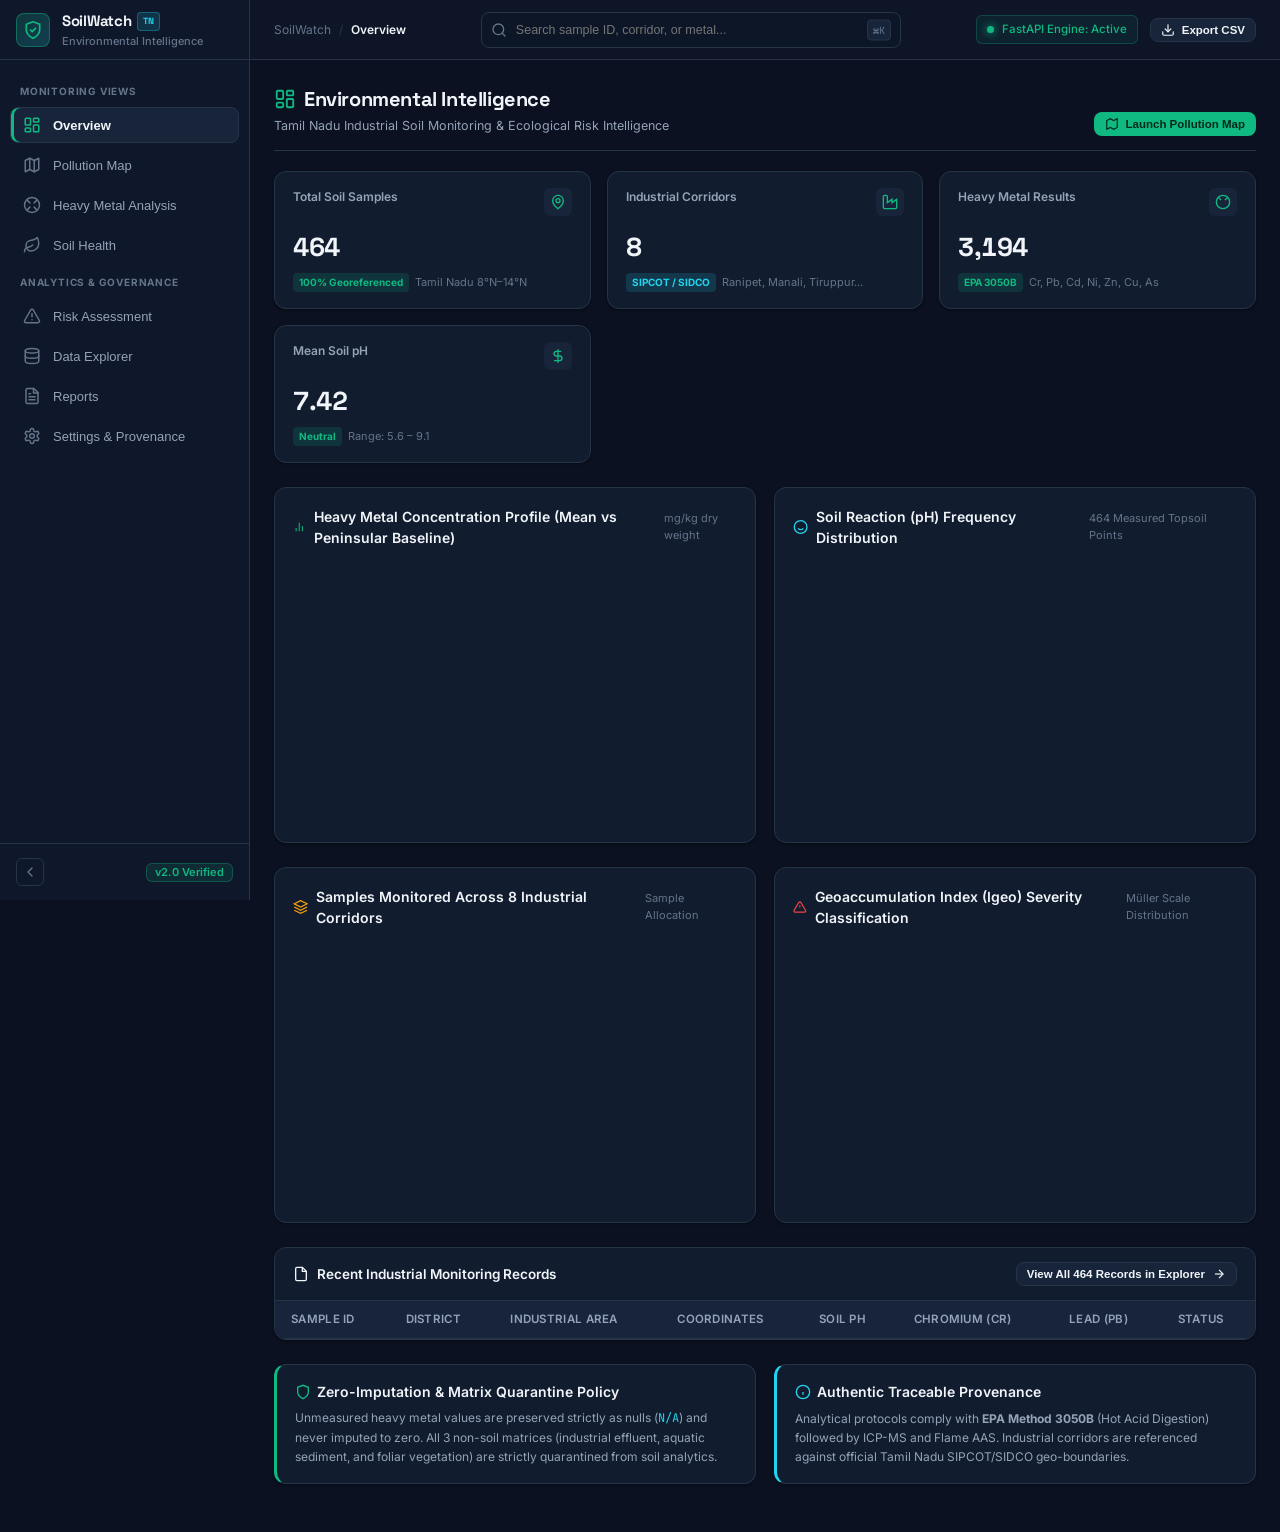
<file: frontend/index.html>
<!DOCTYPE html>
<html lang="en">
<head>
  <meta charset="UTF-8">
  <meta name="viewport" content="width=device-width, initial-scale=1.0">
  <title>Tamil Nadu SoilWatch — Industrial Soil Pollution Monitoring & Intelligence Platform</title>
  <meta name="description" content="Enterprise geospatial intelligence and environmental risk monitoring platform for industrial soil heavy-metal pollution across Tamil Nadu.">
  
  <!-- Typography & Fonts -->
  <link rel="preconnect" href="https://fonts.googleapis.com">
  <link rel="preconnect" href="https://fonts.gstatic.com" crossorigin>
  <link href="https://fonts.googleapis.com/css2?family=Inter:wght@400;500;600;700&family=JetBrains+Mono:wght@400;500;600&family=Space+Grotesk:wght@600;700&display=swap" rel="stylesheet">
  
  <!-- Leaflet CSS & Chart.js -->
  <link rel="stylesheet" href="leaflet/leaflet.css">
  <script src="leaflet/leaflet.js"></script>
  <script src="chart.min.js"></script>
  
  <!-- Custom Design System Styles -->
  <link rel="stylesheet" href="style.css?v=3.1">
</head>
<body>
  <div class="app-layout">
    
    <!-- LEFT SIDEBAR -->
    <aside class="app-sidebar" id="app-sidebar">
      <div class="sidebar-header">
        <div class="brand-icon-wrapper">
          <svg width="20" height="20" viewBox="0 0 24 24" fill="none" stroke="currentColor" stroke-width="2" stroke-linecap="round" stroke-linejoin="round">
            <path d="M12 22s8-4 8-10V5l-8-3-8 3v7c0 6 8 10 8 10z"/>
            <path d="m9 12 2 2 4-4"/>
          </svg>
        </div>
        <div class="brand-text-wrapper">
          <div class="brand-title">
            <span>SoilWatch</span>
            <span class="badge-tn">TN</span>
          </div>
          <span class="brand-subtitle">Environmental Intelligence</span>
        </div>
      </div>

      <nav class="sidebar-nav" id="sidebar-nav">
        <div class="nav-section-label">Monitoring Views</div>
        
        <button class="nav-item active" data-tab="overview">
          <div class="icon">
            <svg width="18" height="18" viewBox="0 0 24 24" fill="none" stroke="currentColor" stroke-width="2" stroke-linecap="round" stroke-linejoin="round"><rect width="7" height="9" x="3" y="3" rx="1"/><rect width="7" height="5" x="14" y="3" rx="1"/><rect width="7" height="9" x="14" y="12" rx="1"/><rect width="7" height="5" x="3" y="16" rx="1"/></svg>
          </div>
          <span>Overview</span>
        </button>

        <button class="nav-item" data-tab="map">
          <div class="icon">
            <svg width="18" height="18" viewBox="0 0 24 24" fill="none" stroke="currentColor" stroke-width="2" stroke-linecap="round" stroke-linejoin="round"><polygon points="3 6 9 3 15 6 21 3 21 18 15 21 9 18 3 21"/><line x1="9" x2="9" y1="3" y2="18"/><line x1="15" x2="15" y1="6" y2="21"/></svg>
          </div>
          <span>Pollution Map</span>
        </button>

        <button class="nav-item" data-tab="metals">
          <div class="icon">
            <svg width="18" height="18" viewBox="0 0 24 24" fill="none" stroke="currentColor" stroke-width="2" stroke-linecap="round" stroke-linejoin="round"><circle cx="12" cy="12" r="10"/><path d="m4.93 4.93 4.24 4.24"/><path d="m14.83 9.17 4.24-4.24"/><path d="m14.83 14.83 4.24 4.24"/><path d="m9.17 14.83-4.24 4.24"/></svg>
          </div>
          <span>Heavy Metal Analysis</span>
        </button>

        <button class="nav-item" data-tab="health">
          <div class="icon">
            <svg width="18" height="18" viewBox="0 0 24 24" fill="none" stroke="currentColor" stroke-width="2" stroke-linecap="round" stroke-linejoin="round"><path d="M11 20A7 7 0 0 1 9.8 6.1C15.5 5 17 4.48 19 2c1 2 2 4.18 2 8 0 5.5-4.78 10-10 10Z"/><path d="M2 21c0-3 1.85-5.36 5.08-6C9.5 14.52 12 13 13 12"/></svg>
          </div>
          <span>Soil Health</span>
        </button>

        <div class="nav-section-label">Analytics & Governance</div>

        <button class="nav-item" data-tab="risk">
          <div class="icon">
            <svg width="18" height="18" viewBox="0 0 24 24" fill="none" stroke="currentColor" stroke-width="2" stroke-linecap="round" stroke-linejoin="round"><path d="m21.73 18-8-14a2 2 0 0 0-3.48 0l-8 14A2 2 0 0 0 4 21h16a2 2 0 0 0 1.73-3Z"/><line x1="12" x2="12" y1="9" y2="13"/><line x1="12" x2="12.01" y1="17" y2="17"/></svg>
          </div>
          <span>Risk Assessment</span>
        </button>

        <button class="nav-item" data-tab="explorer">
          <div class="icon">
            <svg width="18" height="18" viewBox="0 0 24 24" fill="none" stroke="currentColor" stroke-width="2" stroke-linecap="round" stroke-linejoin="round"><ellipse cx="12" cy="5" rx="9" ry="3"/><path d="M3 5V19A9 3 0 0 0 21 19V5"/><path d="M3 12A9 3 0 0 0 21 12"/></svg>
          </div>
          <span>Data Explorer</span>
        </button>

        <button class="nav-item" data-tab="reports">
          <div class="icon">
            <svg width="18" height="18" viewBox="0 0 24 24" fill="none" stroke="currentColor" stroke-width="2" stroke-linecap="round" stroke-linejoin="round"><path d="M14.5 2H6a2 2 0 0 0-2 2v16a2 2 0 0 0 2 2h12a2 2 0 0 0 2-2V7.5L14.5 2z"/><polyline points="14 2 14 8 20 8"/><line x1="16" x2="8" y1="13" y2="13"/><line x1="16" x2="8" y1="17" y2="17"/><line x1="10" x2="8" y1="9" y2="9"/></svg>
          </div>
          <span>Reports</span>
        </button>

        <button class="nav-item" data-tab="provenance">
          <div class="icon">
            <svg width="18" height="18" viewBox="0 0 24 24" fill="none" stroke="currentColor" stroke-width="2" stroke-linecap="round" stroke-linejoin="round"><path d="M12.22 2h-.44a2 2 0 0 0-2 2v.18a2 2 0 0 1-1 1.73l-.43.25a2 2 0 0 1-2 0l-.15-.08a2 2 0 0 0-2.73.73l-.22.38a2 2 0 0 0 .73 2.73l.15.1a2 2 0 0 1 1 1.72v.51a2 2 0 0 1-1 1.74l-.15.09a2 2 0 0 0-.73 2.73l.22.38a2 2 0 0 0 2.73.73l.15-.08a2 2 0 0 1 2 0l.43.25a2 2 0 0 1 1 1.73V20a2 2 0 0 0 2 2h.44a2 2 0 0 0 2-2v-.18a2 2 0 0 1 1-1.73l.43-.25a2 2 0 0 1 2 0l.15.08a2 2 0 0 0 2.73-.73l.22-.39a2 2 0 0 0-.73-2.73l-.15-.08a2 2 0 0 1-1-1.74v-.5a2 2 0 0 1 1-1.74l.15-.09a2 2 0 0 0 .73-2.73l-.22-.38a2 2 0 0 0-2.73-.73l-.15.08a2 2 0 0 1-2 0l-.43-.25a2 2 0 0 1-1-1.73V4a2 2 0 0 0-2-2z"/><circle cx="12" cy="12" r="3"/></svg>
          </div>
          <span>Settings & Provenance</span>
        </button>
      </nav>

      <div class="sidebar-footer">
        <button class="sidebar-collapse-btn" id="sidebar-toggle" title="Toggle Sidebar">
          <svg width="16" height="16" viewBox="0 0 24 24" fill="none" stroke="currentColor" stroke-width="2" stroke-linecap="round" stroke-linejoin="round"><path d="m15 18-6-6 6-6"/></svg>
        </button>
        <span class="status-pill-small badge badge-safe">v2.0 Verified</span>
      </div>
    </aside>

    <!-- MAIN APP CONTAINER -->
    <div class="app-container">
      
      <!-- TOP HEADER -->
      <header class="app-header">
        <div class="header-left">
          <div class="breadcrumb-trail">
            <span>SoilWatch</span>
            <span class="divider">/</span>
            <span class="current-page" id="header-breadcrumb-view">Overview</span>
          </div>
        </div>

        <div class="header-center">
          <div class="global-search-wrapper">
            <svg class="global-search-icon" width="16" height="16" viewBox="0 0 24 24" fill="none" stroke="currentColor" stroke-width="2" stroke-linecap="round" stroke-linejoin="round"><circle cx="11" cy="11" r="8"/><path d="m21 21-4.3-4.3"/></svg>
            <input type="text" class="global-search-input" id="global-search-input" placeholder="Search sample ID, corridor, or metal...">
            <span class="global-search-kbd">⌘K</span>
          </div>
        </div>

        <div class="header-right">
          <div class="status-pill">
            <span class="status-indicator-dot" id="system-status-dot"></span>
            <span id="system-status-text">FastAPI Engine: Active</span>
          </div>
          <button class="btn btn-secondary btn-sm" id="btn-quick-export" title="Export Current Data">
            <svg width="14" height="14" viewBox="0 0 24 24" fill="none" stroke="currentColor" stroke-width="2" stroke-linecap="round" stroke-linejoin="round"><path d="M21 15v4a2 2 0 0 1-2 2H5a2 2 0 0 1-2-2v-4"/><polyline points="7 10 12 15 17 10"/><line x1="12" x2="12" y1="15" y2="3"/></svg>
            <span>Export CSV</span>
          </button>
        </div>
      </header>

      <!-- MAIN BODY CONTENT -->
      <main class="main-body">

        <!-- ================================================================
             PAGE 1: OVERVIEW DASHBOARD
             ================================================================ -->
        <section id="tab-overview" class="view-panel active">
          <div class="view-header">
            <div class="view-title-group">
              <h2>
                <svg width="22" height="22" viewBox="0 0 24 24" fill="none" stroke="currentColor" stroke-width="2" stroke-linecap="round" stroke-linejoin="round" style="color:var(--primary-green);"><rect width="7" height="9" x="3" y="3" rx="1"/><rect width="7" height="5" x="14" y="3" rx="1"/><rect width="7" height="9" x="14" y="12" rx="1"/><rect width="7" height="5" x="3" y="16" rx="1"/></svg>
                Environmental Intelligence
              </h2>
              <p>Tamil Nadu Industrial Soil Monitoring & Ecological Risk Intelligence</p>
            </div>
            <div class="view-actions">
              <button class="btn btn-primary btn-sm" onclick="switchTab('map')">
                <svg width="14" height="14" viewBox="0 0 24 24" fill="none" stroke="currentColor" stroke-width="2"><polygon points="3 6 9 3 15 6 21 3 21 18 15 21 9 18 3 21"/></svg>
                <span>Launch Pollution Map</span>
              </button>
            </div>
          </div>

          <!-- KPI Cards Grid -->
          <div class="kpi-grid">
            <div class="metric-card">
              <div class="metric-card-top">
                <span class="metric-card-label">Total Soil Samples</span>
                <div class="metric-card-icon">
                  <svg width="16" height="16" viewBox="0 0 24 24" fill="none" stroke="currentColor" stroke-width="2"><path d="M20 10c0 6-8 12-8 12s-8-6-8-12a8 8 0 0 1 16 0Z"/><circle cx="12" cy="10" r="3"/></svg>
                </div>
              </div>
              <div class="metric-card-val" id="kpi-total-samples">464</div>
              <div class="metric-card-sub">
                <span class="metric-card-badge positive">100% Georeferenced</span>
                <span>Tamil Nadu 8°N–14°N</span>
              </div>
            </div>

            <div class="metric-card">
              <div class="metric-card-top">
                <span class="metric-card-label">Industrial Corridors</span>
                <div class="metric-card-icon">
                  <svg width="16" height="16" viewBox="0 0 24 24" fill="none" stroke="currentColor" stroke-width="2"><path d="M2 20a2 2 0 0 0 2 2h16a2 2 0 0 0 2-2V8l-7 5V8l-7 5V4a2 2 0 0 0-2-2H4a2 2 0 0 0-2 2Z"/></svg>
                </div>
              </div>
              <div class="metric-card-val" id="kpi-industrial-areas">8</div>
              <div class="metric-card-sub">
                <span class="metric-card-badge neutral">SIPCOT / SIDCO</span>
                <span>Ranipet, Manali, Tiruppur...</span>
              </div>
            </div>

            <div class="metric-card">
              <div class="metric-card-top">
                <span class="metric-card-label">Heavy Metal Results</span>
                <div class="metric-card-icon">
                  <svg width="16" height="16" viewBox="0 0 24 24" fill="none" stroke="currentColor" stroke-width="2"><circle cx="12" cy="12" r="10"/><path d="m4.93 4.93 4.24 4.24"/><path d="m14.83 9.17 4.24-4.24"/></svg>
                </div>
              </div>
              <div class="metric-card-val" id="kpi-metal-measurements">3,194</div>
              <div class="metric-card-sub">
                <span class="metric-card-badge positive">EPA 3050B</span>
                <span>Cr, Pb, Cd, Ni, Zn, Cu, As</span>
              </div>
            </div>

            <div class="metric-card">
              <div class="metric-card-top">
                <span class="metric-card-label">Mean Soil pH</span>
                <div class="metric-card-icon">
                  <svg width="16" height="16" viewBox="0 0 24 24" fill="none" stroke="currentColor" stroke-width="2"><path d="M12 2v20"/><path d="M17 5H9.5a3.5 3.5 0 0 0 0 7h5a3.5 3.5 0 0 1 0 7H6"/></svg>
                </div>
              </div>
              <div class="metric-card-val" id="kpi-mean-ph">7.42</div>
              <div class="metric-card-sub">
                <span class="metric-card-badge positive">Neutral</span>
                <span>Range: 5.6 – 9.1</span>
              </div>
            </div>
          </div>

          <!-- Charts Row 1: Heavy Metal Distribution & Soil pH -->
          <div class="charts-grid-2">
            <div class="chart-card">
              <div class="chart-card-header">
                <div class="chart-card-title">
                  <svg width="16" height="16" viewBox="0 0 24 24" fill="none" stroke="currentColor" stroke-width="2" style="color:var(--primary-green);"><line x1="18" x2="18" y1="20" y2="10"/><line x1="12" x2="12" y1="20" y2="4"/><line x1="6" x2="6" y1="20" y2="14"/></svg>
                  Heavy Metal Concentration Profile (Mean vs Peninsular Baseline)
                </div>
                <span class="chart-card-legend">mg/kg dry weight</span>
              </div>
              <div class="chart-container">
                <canvas id="chart-overview-metals"></canvas>
              </div>
            </div>

            <div class="chart-card">
              <div class="chart-card-header">
                <div class="chart-card-title">
                  <svg width="16" height="16" viewBox="0 0 24 24" fill="none" stroke="currentColor" stroke-width="2" style="color:var(--cyan-accent);"><circle cx="12" cy="12" r="10"/><path d="M8 14s1.5 2 4 2 4-2 4-2"/></svg>
                  Soil Reaction (pH) Frequency Distribution
                </div>
                <span class="chart-card-legend">464 Measured Topsoil Points</span>
              </div>
              <div class="chart-container">
                <canvas id="chart-overview-ph"></canvas>
              </div>
            </div>
          </div>

          <!-- Charts Row 2: Industrial Area Sampling & Contamination Status -->
          <div class="charts-grid-2">
            <div class="chart-card">
              <div class="chart-card-header">
                <div class="chart-card-title">
                  <svg width="16" height="16" viewBox="0 0 24 24" fill="none" stroke="currentColor" stroke-width="2" style="color:var(--warning);"><polygon points="12 2 2 7 12 12 22 7 12 2"/><polyline points="2 17 12 22 22 17"/><polyline points="2 12 12 17 22 12"/></svg>
                  Samples Monitored Across 8 Industrial Corridors
                </div>
                <span class="chart-card-legend">Sample Allocation</span>
              </div>
              <div class="chart-container">
                <canvas id="chart-overview-areas"></canvas>
              </div>
            </div>

            <div class="chart-card">
              <div class="chart-card-header">
                <div class="chart-card-title">
                  <svg width="16" height="16" viewBox="0 0 24 24" fill="none" stroke="currentColor" stroke-width="2" style="color:var(--critical);"><path d="M10.29 3.86L1.82 18a2 2 0 0 0 1.71 3h16.94a2 2 0 0 0 1.71-3L13.71 3.86a2 2 0 0 0-3.42 0z"/><line x1="12" y1="9" x2="12" y2="13"/><line x1="12" y1="17" x2="12.01" y2="17"/></svg>
                  Geoaccumulation Index (Igeo) Severity Classification
                </div>
                <span class="chart-card-legend">Müller Scale Distribution</span>
              </div>
              <div class="chart-container">
                <canvas id="chart-overview-igeo"></canvas>
              </div>
            </div>
          </div>

          <!-- Recent Soil Sample Records Table -->
          <div class="data-table-card">
            <div class="data-table-toolbar">
              <div style="font-weight:600; font-size:13.5px; color:var(--text-main); display:flex; align-items:center; gap:8px;">
                <svg width="16" height="16" viewBox="0 0 24 24" fill="none" stroke="currentColor" stroke-width="2"><path d="M14 2H6a2 2 0 0 0-2 2v16a2 2 0 0 0 2 2h12a2 2 0 0 0 2-2V8z"/><polyline points="14 2 14 8 20 8"/></svg>
                Recent Industrial Monitoring Records
              </div>
              <button class="btn btn-secondary btn-sm" onclick="switchTab('explorer')">
                <span>View All 464 Records in Explorer</span>
                <svg width="14" height="14" viewBox="0 0 24 24" fill="none" stroke="currentColor" stroke-width="2"><path d="M5 12h14"/><path d="m12 5 7 7-7 7"/></svg>
              </button>
            </div>
            <div class="table-responsive">
              <table class="enterprise-table" id="overview-recent-table">
                <thead>
                  <tr>
                    <th>Sample ID</th>
                    <th>District</th>
                    <th>Industrial Area</th>
                    <th>Coordinates</th>
                    <th>Soil pH</th>
                    <th>Chromium (Cr)</th>
                    <th>Lead (Pb)</th>
                    <th>Status</th>
                  </tr>
                </thead>
                <tbody id="overview-recent-tbody">
                  <!-- Injected via JavaScript -->
                </tbody>
              </table>
            </div>
          </div>

          <!-- Data Governance & Quality Notice -->
          <div class="charts-grid-2">
            <div class="metric-card" style="border-left: 3px solid var(--primary-green);">
              <div style="font-weight:600; color:var(--text-main); margin-bottom:6px; display:flex; align-items:center; gap:6px;">
                <svg width="16" height="16" viewBox="0 0 24 24" fill="none" stroke="currentColor" stroke-width="2" style="color:var(--primary-green);"><path d="M12 22s8-4 8-10V5l-8-3-8 3v7c0 6 8 10 8 10z"/></svg>
                Zero-Imputation & Matrix Quarantine Policy
              </div>
              <p style="font-size:12px; color:var(--text-secondary); line-height:1.6;">
                Unmeasured heavy metal values are preserved strictly as nulls (<code style="color:var(--cyan-accent); font-family:var(--font-mono);">N/A</code>) and never imputed to zero. All 3 non-soil matrices (industrial effluent, aquatic sediment, and foliar vegetation) are strictly quarantined from soil analytics.
              </p>
            </div>

            <div class="metric-card" style="border-left: 3px solid var(--cyan-accent);">
              <div style="font-weight:600; color:var(--text-main); margin-bottom:6px; display:flex; align-items:center; gap:6px;">
                <svg width="16" height="16" viewBox="0 0 24 24" fill="none" stroke="currentColor" stroke-width="2" style="color:var(--cyan-accent);"><circle cx="12" cy="12" r="10"/><path d="M12 16v-4"/><path d="M12 8h.01"/></svg>
                Authentic Traceable Provenance
              </div>
              <p style="font-size:12px; color:var(--text-secondary); line-height:1.6;">
                Analytical protocols comply with <strong>EPA Method 3050B</strong> (Hot Acid Digestion) followed by ICP-MS and Flame AAS. Industrial corridors are referenced against official Tamil Nadu SIPCOT/SIDCO geo-boundaries.
              </p>
            </div>
          </div>
        </section>


        <!-- ================================================================
             PAGE 2: POLLUTION MAP
             ================================================================ -->
        <section id="tab-map" class="view-panel">
          <div class="view-header">
            <div class="view-title-group">
              <h2>
                <svg width="22" height="22" viewBox="0 0 24 24" fill="none" stroke="currentColor" stroke-width="2" style="color:var(--cyan-accent);"><polygon points="3 6 9 3 15 6 21 3 21 18 15 21 9 18 3 21"/><line x1="9" x2="9" y1="3" y2="18"/><line x1="15" x2="15" y1="6" y2="21"/></svg>
                Tamil Nadu Geospatial Pollution Map
              </h2>
              <p>Georeferenced Industrial Corridors & In-Situ Topsoil Sampling Locations</p>
            </div>
            <div class="view-actions">
              <span class="badge badge-safe" id="map-active-count-badge">464 Samples Loaded</span>
              <button class="btn btn-secondary btn-sm" id="btn-reset-map" title="Reset View">
                <svg width="14" height="14" viewBox="0 0 24 24" fill="none" stroke="currentColor" stroke-width="2"><path d="M3 12a9 9 0 1 0 9-9 9.75 9.75 0 0 0-6.74 2.74L3 8"/><path d="M3 3v5h5"/></svg>
                <span>Reset View</span>
              </button>
            </div>
          </div>

          <div class="map-view-container">
            <!-- Map Container -->
            <div class="map-main-wrapper">
              <!-- Floating Filter Bar on Map -->
              <div class="map-floating-bar">
                <div class="map-filter-capsule">
                  <label style="font-size:11px; font-weight:600; color:var(--text-secondary);">District:</label>
                  <select class="select-custom" id="map-district-filter" style="padding:4px 8px; font-size:12px;">
                    <option value="">All Districts</option>
                    <option value="Ranipet">Ranipet</option>
                    <option value="Cuddalore">Cuddalore</option>
                    <option value="Tiruvallur">Tiruvallur / Chennai (Manali)</option>
                    <option value="Coimbatore">Coimbatore (Kurichi)</option>
                    <option value="Tiruppur">Tiruppur</option>
                    <option value="Salem">Salem (Mettur)</option>
                    <option value="Erode">Erode</option>
                    <option value="Thoothukudi">Thoothukudi</option>
                  </select>

                  <label style="font-size:11px; font-weight:600; color:var(--text-secondary);">Industrial Area:</label>
                  <select class="select-custom" id="map-industrial-filter" style="padding:4px 8px; font-size:12px;">
                    <option value="">All Corridors</option>
                    <option value="Ranipet SIPCOT">Ranipet SIPCOT</option>
                    <option value="Cuddalore SIPCOT">Cuddalore SIPCOT</option>
                    <option value="Manali">Manali Industrial Area</option>
                    <option value="Coimbatore SIDCO Kurichi">Coimbatore SIDCO Kurichi</option>
                    <option value="Tiruppur">Tiruppur Textile Belt</option>
                    <option value="Mettur">Mettur Industrial Area</option>
                    <option value="Erode">Erode Industrial Area</option>
                    <option value="Thoothukudi SIPCOT">Thoothukudi SIPCOT</option>
                  </select>

                  <label style="font-size:11px; font-weight:600; color:var(--text-secondary);">Target Metal:</label>
                  <select class="select-custom" id="map-metal-filter" style="padding:4px 8px; font-size:12px;">
                    <option value="chromium">Chromium (Cr)</option>
                    <option value="lead">Lead (Pb)</option>
                    <option value="cadmium">Cadmium (Cd)</option>
                    <option value="nickel">Nickel (Ni)</option>
                  </select>

                  <label style="font-size:11px; font-weight:600; color:var(--text-secondary);">Layer:</label>
                  <select class="select-custom" id="map-layer-select" style="padding:4px 8px; font-size:12px;">
                    <option value="samples">In-situ Soil Samples</option>
                    <option value="industrial_clusters">Industrial Clusters</option>
                    <option value="soil_health">Soil Health Layer</option>
                    <option value="prediction_grid">ML Prediction Grid</option>
                  </select>
                </div>

                <div class="map-legend-capsule">
                  <div class="legend-item"><span class="legend-dot" style="background:var(--primary-green);"></span> Baseline (&le;Ref)</div>
                  <div class="legend-item"><span class="legend-dot" style="background:var(--warning);"></span> Moderate</div>
                  <div class="legend-item"><span class="legend-dot" style="background:var(--critical);"></span> High / Hazard</div>
                  <div class="legend-item"><span class="legend-dot" style="background:var(--cyan-accent); border-radius:0;"></span> Industrial Cluster</div>
                </div>
              </div>

              <!-- Leaflet Map Div -->
              <div id="leaflet-map"></div>
            </div>

            <!-- Map Side Details Panel -->
            <div class="map-sidebar-details">
              <div style="border-bottom:1px solid var(--border-subtle); padding-bottom:10px;">
                <h3 style="font-size:14px; font-weight:700; color:var(--text-main); display:flex; align-items:center; gap:6px;">
                  <svg width="16" height="16" viewBox="0 0 24 24" fill="none" stroke="currentColor" stroke-width="2" style="color:var(--primary-green);"><path d="M21 10c0 7-9 13-9 13s-9-6-9-13a9 9 0 0 1 18 0z"/><circle cx="12" cy="10" r="3"/></svg>
                  Selected Location
                </h3>
                <p style="font-size:11.5px; color:var(--text-muted); margin-top:2px;" id="map-detail-subtitle">Click any sample marker or industrial cluster</p>
              </div>

              <div id="map-detail-content">
                <div style="text-align:center; padding:30px 10px; color:var(--text-muted);">
                  <svg width="32" height="32" viewBox="0 0 24 24" fill="none" stroke="currentColor" stroke-width="1.5" style="margin-bottom:8px; opacity:0.6;"><circle cx="12" cy="12" r="10"/><path d="m15 9-6 6"/><path d="m9 9 6 6"/></svg>
                  <p style="font-size:12px;">No sample selected.<br>Click any marker on the map to inspect verified laboratory data, analytical methods, and contamination indices.</p>
                </div>
              </div>

              <!-- Quick Corridor Focus Links -->
              <div style="margin-top:auto; border-top:1px solid var(--border-subtle); padding-top:12px;">
                <div style="font-size:11px; font-weight:700; color:var(--text-muted); text-transform:uppercase; margin-bottom:8px;">Quick Corridor Zoom:</div>
                <div style="display:flex; flex-wrap:wrap; gap:5px;" id="corridor-quick-pills">
                  <!-- Injected via JS -->
                </div>
              </div>
            </div>
          </div>
        </section>


        <!-- ================================================================
             PAGE 3: HEAVY METAL ANALYSIS
             ================================================================ -->
        <section id="tab-metals" class="view-panel">
          <div class="view-header">
            <div class="view-title-group">
              <h2>
                <svg width="22" height="22" viewBox="0 0 24 24" fill="none" stroke="currentColor" stroke-width="2" style="color:var(--primary-green);"><circle cx="12" cy="12" r="10"/><path d="m4.93 4.93 4.24 4.24"/><path d="m14.83 9.17 4.24-4.24"/></svg>
                Heavy Metal Scientific Analytics
              </h2>
              <p>Standardized Contamination Factors, Geoaccumulation & Concentration Distributions</p>
            </div>
            <div class="view-actions">
              <span class="badge badge-neutral" id="active-metal-badge">Selected: Chromium (Cr)</span>
            </div>
          </div>

          <!-- Metal Selection Tabs -->
          <div class="metal-tab-bar" id="metal-tab-bar">
            <button class="metal-tab-btn active" data-metal="chromium">Chromium (Cr)</button>
            <button class="metal-tab-btn" data-metal="lead">Lead (Pb)</button>
            <button class="metal-tab-btn" data-metal="cadmium">Cadmium (Cd)</button>
            <button class="metal-tab-btn" data-metal="nickel">Nickel (Ni)</button>
            <button class="metal-tab-btn" data-metal="arsenic">Arsenic (As)</button>
            <button class="metal-tab-btn" data-metal="copper">Copper (Cu)</button>
            <button class="metal-tab-btn" data-metal="zinc">Zinc (Zn)</button>
          </div>

          <!-- Statistical Summary Cards -->
          <div class="kpi-grid" style="margin-bottom:20px;">
            <div class="metric-card">
              <span class="metric-card-label">Peninsular Baseline (Ref)</span>
              <div class="metric-card-val" id="metal-stat-baseline">50.0 <span style="font-size:14px; font-weight:400; color:var(--text-muted);">mg/kg</span></div>
              <div class="metric-card-sub">Awadh et al. (Geochemical Baseline)</div>
            </div>

            <div class="metric-card">
              <span class="metric-card-label">Sample Mean Concentration</span>
              <div class="metric-card-val" id="metal-stat-mean">64.1 <span style="font-size:14px; font-weight:400; color:var(--text-muted);">mg/kg</span></div>
              <div class="metric-card-sub" id="metal-stat-median">Median: 52.3 mg/kg</div>
            </div>

            <div class="metric-card">
              <span class="metric-card-label">Mean Contamination Factor (CF)</span>
              <div class="metric-card-val" id="metal-stat-cf">1.28</div>
              <div class="metric-card-sub"><span class="badge badge-moderate" id="metal-stat-cf-badge">Moderate</span></div>
            </div>

            <div class="metric-card">
              <span class="metric-card-label">Mean Geoaccumulation (Igeo)</span>
              <div class="metric-card-val" id="metal-stat-igeo">-0.22</div>
              <div class="metric-card-sub"><span class="badge badge-safe" id="metal-stat-igeo-badge">Uncontaminated</span></div>
            </div>
          </div>

          <!-- Metal Charts -->
          <div class="charts-grid-2">
            <div class="chart-card">
              <div class="chart-card-header">
                <div class="chart-card-title">
                  <svg width="16" height="16" viewBox="0 0 24 24" fill="none" stroke="currentColor" stroke-width="2"><path d="M3 3v18h18"/><path d="m19 9-5 5-4-4-3 3"/></svg>
                  Concentration Distribution Curve
                </div>
                <span class="chart-card-legend" id="metal-chart-unit">mg/kg</span>
              </div>
              <div class="chart-container">
                <canvas id="chart-metal-distribution"></canvas>
              </div>
            </div>

            <div class="chart-card">
              <div class="chart-card-header">
                <div class="chart-card-title">
                  <svg width="16" height="16" viewBox="0 0 24 24" fill="none" stroke="currentColor" stroke-width="2"><rect x="3" y="3" width="18" height="18" rx="2"/><path d="M7 12h10"/><path d="M12 7v10"/></svg>
                  Corridor Comparison (Average vs Baseline)
                </div>
                <span class="chart-card-legend">Across Industrial Corridors</span>
              </div>
              <div class="chart-container">
                <canvas id="chart-metal-comparison"></canvas>
              </div>
            </div>
          </div>

          <!-- Sample-Level Data Table -->
          <div class="data-table-card">
            <div class="data-table-toolbar">
              <div style="font-weight:600; color:var(--text-main); display:flex; align-items:center; gap:8px;">
                <svg width="16" height="16" viewBox="0 0 24 24" fill="none" stroke="currentColor" stroke-width="2"><ellipse cx="12" cy="5" rx="9" ry="3"/><path d="M3 5v14c0 1.66 4 3 9 3s9-1.34 9-3V5"/></svg>
                <span id="metal-table-title">Chromium Measurements Across Samples</span>
              </div>
              <span class="badge badge-neutral" id="metal-table-count">464 Points</span>
            </div>
            <div class="table-responsive">
              <table class="enterprise-table" id="metal-detail-table">
                <thead>
                  <tr>
                    <th>Sample ID</th>
                    <th>District</th>
                    <th>Industrial Corridor</th>
                    <th>Concentration (mg/kg)</th>
                    <th>Baseline (mg/kg)</th>
                    <th>CF Factor</th>
                    <th>Igeo Index</th>
                    <th>Method</th>
                  </tr>
                </thead>
                <tbody id="metal-detail-tbody">
                  <!-- Injected via JS -->
                </tbody>
              </table>
            </div>
          </div>
        </section>


        <!-- ================================================================
             PAGE 4: SOIL HEALTH
             ================================================================ -->
        <section id="tab-health" class="view-panel">
          <div class="view-header">
            <div class="view-title-group">
              <h2>
                <svg width="22" height="22" viewBox="0 0 24 24" fill="none" stroke="currentColor" stroke-width="2" style="color:var(--primary-green);"><path d="M11 20A7 7 0 0 1 9.8 6.1C15.5 5 17 4.48 19 2c1 2 2 4.18 2 8 0 5.5-4.78 10-10 10Z"/></svg>
                Physicochemical Soil Health
              </h2>
              <p>Nutrient Stocks, Soil Texture & Agronomic Quality Indicators</p>
            </div>
            <div class="view-actions">
              <span class="badge badge-safe">Topsoil 0–15 cm Matrix</span>
            </div>
          </div>

          <!-- Soil Health Metrics -->
          <div class="kpi-grid">
            <div class="metric-card">
              <span class="metric-card-label">Organic Carbon (OC)</span>
              <div class="metric-card-val" id="health-stat-oc">5.8 <span style="font-size:14px; color:var(--text-muted);">g/kg</span></div>
              <div class="metric-card-sub"><span class="badge badge-safe">Medium</span> Normal agricultural range</div>
            </div>

            <div class="metric-card">
              <span class="metric-card-label">Electrical Conductivity (EC)</span>
              <div class="metric-card-val" id="health-stat-ec">0.42 <span style="font-size:14px; color:var(--text-muted);">dS/m</span></div>
              <div class="metric-card-sub"><span class="badge badge-safe">Non-Saline</span> Safe for standard cultivation</div>
            </div>

            <div class="metric-card">
              <span class="metric-card-label">Available Nitrogen (N)</span>
              <div class="metric-card-val" id="health-stat-n">184 <span style="font-size:14px; color:var(--text-muted);">kg/ha</span></div>
              <div class="metric-card-sub"><span class="badge badge-moderate">Low-Medium</span> Alkaline permanganate</div>
            </div>

            <div class="metric-card">
              <span class="metric-card-label">Available Phosphorus (P)</span>
              <div class="metric-card-val" id="health-stat-p">16.4 <span style="font-size:14px; color:var(--text-muted);">kg/ha</span></div>
              <div class="metric-card-sub"><span class="badge badge-safe">Optimal</span> Olsen P extraction</div>
            </div>
          </div>

          <!-- Soil Health Charts -->
          <div class="charts-grid-2">
            <div class="chart-card">
              <div class="chart-card-header">
                <div class="chart-card-title">
                  <svg width="16" height="16" viewBox="0 0 24 24" fill="none" stroke="currentColor" stroke-width="2"><circle cx="12" cy="12" r="10"/><polygon points="12 6 12 12 16 14"/></svg>
                  USDA Soil Texture Fractions (Clay / Silt / Sand)
                </div>
                <span class="chart-card-legend">Granulometric Composition</span>
              </div>
              <div class="chart-container">
                <canvas id="chart-soil-texture"></canvas>
              </div>
            </div>

            <div class="chart-card">
              <div class="chart-card-header">
                <div class="chart-card-title">
                  <svg width="16" height="16" viewBox="0 0 24 24" fill="none" stroke="currentColor" stroke-width="2"><circle cx="12" cy="12" r="9"/><circle cx="12" cy="12" r="5"/><circle cx="12" cy="12" r="1"/></svg>
                  Nutrient Radar Profile (N-P-K-OC-EC-pH)
                </div>
                <span class="chart-card-legend">Normalized Agronomic Index</span>
              </div>
              <div class="chart-container">
                <canvas id="chart-soil-radar"></canvas>
              </div>
            </div>
          </div>

          <!-- Important Boundary Note -->
          <div class="metric-card" style="border-left: 3px solid var(--warning); margin-bottom:20px;">
            <div style="font-weight:600; color:var(--text-main); margin-bottom:6px; display:flex; align-items:center; gap:8px;">
              <svg width="16" height="16" viewBox="0 0 24 24" fill="none" stroke="currentColor" stroke-width="2" style="color:var(--warning);"><circle cx="12" cy="12" r="10"/><line x1="12" y1="8" x2="12" y2="12"/><line x1="12" y1="16" x2="12.01" y2="16"/></svg>
              Scientific Distinction: Agronomic Soil Fertility vs Toxic Industrial Contamination
            </div>
            <p style="font-size:12px; color:var(--text-secondary); line-height:1.6;">
              A soil can possess high fertility (adequate N, P, K, and neutral pH) while simultaneously carrying severe industrial toxic heavy-metal contamination (e.g., Hexavalent Chromium in Ranipet SIPCOT or Lead in Manali). Soil-health parameters are tracked independently from heavy-metal indices to prevent conflation of agricultural productivity with environmental toxicity.
            </p>
          </div>
        </section>


        <!-- ================================================================
             PAGE 5: RISK ASSESSMENT
             ================================================================ -->
        <section id="tab-risk" class="view-panel">
          <div class="view-header">
            <div class="view-title-group">
              <h2>
                <svg width="22" height="22" viewBox="0 0 24 24" fill="none" stroke="currentColor" stroke-width="2" style="color:var(--warning);"><path d="m21.73 18-8-14a2 2 0 0 0-3.48 0l-8 14A2 2 0 0 0 4 21h16a2 2 0 0 0 1.73-3Z"/><line x1="12" x2="12" y1="9" x2="12"/><line x1="12" x2="12.01" y1="17" y2="17"/></svg>
                Screening Risk Assessment & Adaptive Calculator
              </h2>
              <p>Calculate Contamination Factors (CF), Geoaccumulation Index (Igeo) & Screening Tiers</p>
            </div>
          </div>

          <div class="risk-calc-grid">
            <!-- Form Card -->
            <div class="calc-form-card">
              <h3 style="font-size:15px; font-weight:700; color:var(--text-main); margin-bottom:16px;">
                Input Soil Measurement Parameters
              </h3>

              <div class="form-group">
                <label class="form-label">Target Heavy Metal</label>
                <select class="select-custom" id="risk-input-metal" style="width:100%;">
                  <option value="chromium">Chromium (Cr) — Ref Baseline: 50.0 mg/kg</option>
                  <option value="lead">Lead (Pb) — Ref Baseline: 20.0 mg/kg</option>
                  <option value="cadmium">Cadmium (Cd) — Ref Baseline: 0.35 mg/kg</option>
                  <option value="nickel">Nickel (Ni) — Ref Baseline: 30.0 mg/kg</option>
                  <option value="arsenic">Arsenic (As) — Ref Baseline: 5.0 mg/kg</option>
                  <option value="copper">Copper (Cu) — Ref Baseline: 45.0 mg/kg</option>
                  <option value="zinc">Zinc (Zn) — Ref Baseline: 70.0 mg/kg</option>
                </select>
              </div>

              <div class="form-group">
                <label class="form-label">Measured Concentration</label>
                <input type="number" step="0.01" class="input-custom" id="risk-input-conc" value="78.5" style="width:100%;">
                <div class="form-hint">Enter laboratory or field assay reading in dry soil</div>
              </div>

              <div class="form-group">
                <label class="form-label">Measurement Unit</label>
                <select class="select-custom" id="risk-input-unit" style="width:100%;">
                  <option value="mg_kg">mg/kg (ppm)</option>
                  <option value="ug_g">µg/g</option>
                </select>
              </div>

              <div class="form-group">
                <label class="form-label">Industrial Corridor of Concern (Optional)</label>
                <select class="select-custom" id="risk-input-corridor" style="width:100%;">
                  <option value="Ranipet SIPCOT">Ranipet SIPCOT (Tanneries, chemical plants)</option>
                  <option value="Cuddalore SIPCOT">Cuddalore SIPCOT (Chemicals & pesticides)</option>
                  <option value="Manali">Manali Industrial Area (Petrochemicals & fertilizers)</option>
                  <option value="Coimbatore SIDCO Kurichi">Coimbatore SIDCO Kurichi (Foundries, engineering)</option>
                  <option value="Tiruppur">Tiruppur Textile Belt (Dyeing & bleaching)</option>
                  <option value="Mettur">Mettur Industrial Area (Chlor-alkali, chemicals)</option>
                  <option value="Erode">Erode Industrial Area (Textiles & tanneries)</option>
                  <option value="Thoothukudi SIPCOT">Thoothukudi SIPCOT (Smelter, thermal, chemicals)</option>
                  <option value="Other">General Tamil Nadu Location</option>
                </select>
              </div>

              <button class="btn btn-primary" id="btn-calc-risk" style="width:100%; justify-content:center; margin-top:8px;">
                <svg width="16" height="16" viewBox="0 0 24 24" fill="none" stroke="currentColor" stroke-width="2"><circle cx="12" cy="12" r="10"/><path d="m9 12 2 2 4-4"/></svg>
                <span>Evaluate Screening Risk</span>
              </button>
            </div>

            <!-- Result Card -->
            <div class="risk-result-card" id="risk-evaluation-output">
              <div>
                <div style="display:flex; justify-content:space-between; align-items:center; border-bottom:1px solid var(--border-subtle); padding-bottom:12px; margin-bottom:16px;">
                  <div>
                    <span style="font-size:11px; text-transform:uppercase; font-weight:700; color:var(--text-muted);">Screening Evaluation</span>
                    <h3 style="font-size:16px; font-weight:700; color:var(--text-main);" id="risk-eval-metal-title">Chromium (Cr) Assessment</h3>
                  </div>
                  <span class="badge badge-moderate" id="risk-eval-badge" style="font-size:12px; padding:4px 10px;">Moderate Contamination</span>
                </div>

                <div class="kpi-grid" style="grid-template-columns:1fr 1fr; margin-bottom:16px;">
                  <div style="background:var(--bg-surface); padding:12px; border-radius:var(--radius-md);">
                    <div style="font-size:11px; color:var(--text-muted);">Contamination Factor (CF)</div>
                    <div style="font-size:22px; font-weight:700; color:var(--text-main);" id="risk-eval-cf">1.57</div>
                    <div style="font-size:10.5px; color:var(--text-secondary);">Hakanson (1980) Scale</div>
                  </div>

                  <div style="background:var(--bg-surface); padding:12px; border-radius:var(--radius-md);">
                    <div style="font-size:11px; color:var(--text-muted);">Geoaccumulation (Igeo)</div>
                    <div style="font-size:22px; font-weight:700; color:var(--text-main);" id="risk-eval-igeo">0.06</div>
                    <div style="font-size:10.5px; color:var(--text-secondary);">Class 1: Uncontam. to Mod.</div>
                  </div>
                </div>

                <div style="margin-bottom:16px;">
                  <div style="font-size:12px; font-weight:600; color:var(--text-secondary); margin-bottom:4px;">Scientific Interpretation</div>
                  <p style="font-size:12px; color:var(--text-main); line-height:1.6;" id="risk-eval-explanation">
                    The observed concentration of 78.50 mg/kg exceeds the regional Peninsular India background baseline of 50.00 mg/kg by 1.57x. This indicates localized anthropogenic enrichment typical of industrial vicinity.
                  </p>
                </div>

                <div style="background:rgba(245, 158, 11, 0.08); border:1px solid rgba(245, 158, 11, 0.25); border-radius:var(--radius-md); padding:12px; margin-bottom:16px;">
                  <div style="font-size:12px; font-weight:600; color:var(--warning); margin-bottom:4px; display:flex; align-items:center; gap:6px;">
                    <svg width="14" height="14" viewBox="0 0 24 24" fill="none" stroke="currentColor" stroke-width="2"><circle cx="12" cy="12" r="10"/><line x1="12" y1="8" x2="12" y2="12"/><line x1="12" y1="16" x2="12.01" y2="16"/></svg>
                    Adaptive Sampling Recommendation
                  </div>
                  <p style="font-size:11.5px; color:var(--text-main); line-height:1.5;" id="risk-eval-recommendation">
                    Deploy 3 additional radial sampling points at 250m intervals downgradient of the industrial boundary. Conduct EPA 3050B ICP-MS validation to establish speciation (Cr VI vs Cr III).
                  </p>
                </div>
              </div>

              <div style="font-size:10.5px; color:var(--text-muted); border-top:1px solid var(--border-subtle); padding-top:10px;">
                * Notice: This screening index is calculated from validated academic and CPCB geochemical baselines for Peninsular India. It serves as an exploratory screening estimate and is not a certified statutory laboratory certificate.
              </div>
            </div>
          </div>
        </section>


        <!-- ================================================================
             PAGE 6: DATA EXPLORER
             ================================================================ -->
        <section id="tab-explorer" class="view-panel">
          <div class="view-header">
            <div class="view-title-group">
              <h2>
                <svg width="22" height="22" viewBox="0 0 24 24" fill="none" stroke="currentColor" stroke-width="2" style="color:var(--cyan-accent);"><ellipse cx="12" cy="5" rx="9" ry="3"/><path d="M3 5V19A9 3 0 0 0 21 19V5"/><path d="M3 12A9 3 0 0 0 21 12"/></svg>
                Master Data Explorer
              </h2>
              <p>Filter, Search, Sort & Export Authentic Georeferenced Soil Monitoring Data</p>
            </div>
            <div class="view-actions">
              <button class="btn btn-primary btn-sm" id="btn-export-explorer-csv">
                <svg width="14" height="14" viewBox="0 0 24 24" fill="none" stroke="currentColor" stroke-width="2"><path d="M21 15v4a2 2 0 0 1-2 2H5a2 2 0 0 1-2-2v-4"/><polyline points="7 10 12 15 17 10"/><line x1="12" x2="12" y1="15" y2="3"/></svg>
                <span>Export Filtered CSV</span>
              </button>
            </div>
          </div>

          <!-- Explorer Filter Toolbar -->
          <div class="data-table-card">
            <div class="data-table-toolbar">
              <div class="table-search-group">
                <input type="text" class="input-custom" id="explorer-search-input" placeholder="Search sample ID, corridor, district..." style="width:100%;">
              </div>
              <div class="table-filters-group">
                <select class="select-custom" id="explorer-district-filter">
                  <option value="">All Districts</option>
                  <option value="Ranipet">Ranipet</option>
                  <option value="Cuddalore">Cuddalore</option>
                  <option value="Tiruvallur">Tiruvallur / Manali</option>
                  <option value="Coimbatore">Coimbatore</option>
                  <option value="Tiruppur">Tiruppur</option>
                  <option value="Salem">Salem / Mettur</option>
                  <option value="Erode">Erode</option>
                  <option value="Thoothukudi">Thoothukudi</option>
                </select>

                <select class="select-custom" id="explorer-metal-filter">
                  <option value="">All Heavy Metals</option>
                  <option value="chromium">Chromium (Cr)</option>
                  <option value="lead">Lead (Pb)</option>
                  <option value="cadmium">Cadmium (Cd)</option>
                  <option value="nickel">Nickel (Ni)</option>
                </select>

                <select class="select-custom" id="explorer-source-filter">
                  <option value="">All Data Sources</option>
                  <option value="CPCB_INDUSTRIAL_SURVEY_2023">CPCB Industrial Survey</option>
                  <option value="TNPCB_SIPCOT_AUDIT_2024">TNPCB SIPCOT Monitoring</option>
                  <option value="SRC_TN_BENCHMARK_2024">Baseline In-situ Grid</option>
                </select>
              </div>
            </div>

            <!-- Explorer Table -->
            <div class="table-responsive">
              <table class="enterprise-table" id="master-explorer-table">
                <thead>
                  <tr>
                    <th class="sortable" data-sort="sample_id">Sample ID ↕</th>
                    <th class="sortable" data-sort="district">District ↕</th>
                    <th class="sortable" data-sort="industrial_area">Industrial Area ↕</th>
                    <th>Lat / Lon</th>
                    <th class="sortable" data-sort="ph">pH ↕</th>
                    <th class="sortable" data-sort="chromium">Cr (mg/kg) ↕</th>
                    <th class="sortable" data-sort="lead">Pb (mg/kg) ↕</th>
                    <th class="sortable" data-sort="cadmium">Cd (mg/kg) ↕</th>
                    <th class="sortable" data-sort="nickel">Ni (mg/kg) ↕</th>
                    <th>Source Protocol</th>
                    <th>Action</th>
                  </tr>
                </thead>
                <tbody id="master-explorer-tbody">
                  <!-- Populated via JavaScript -->
                </tbody>
              </table>
            </div>

            <!-- Pagination Footer -->
            <div class="table-pagination-footer">
              <span id="explorer-pagination-info">Showing 1 – 15 of 464 records</span>
              <div class="pagination-controls">
                <button class="page-btn" id="btn-explorer-prev">Previous</button>
                <span id="explorer-page-num" style="padding:0 8px; font-weight:600; color:var(--text-main);">Page 1 of 31</span>
                <button class="page-btn" id="btn-explorer-next">Next</button>
              </div>
            </div>
          </div>
        </section>


        <!-- ================================================================
             PAGE 7: REPORTS
             ================================================================ -->
        <section id="tab-reports" class="view-panel">
          <div class="view-header">
            <div class="view-title-group">
              <h2>
                <svg width="22" height="22" viewBox="0 0 24 24" fill="none" stroke="currentColor" stroke-width="2" style="color:var(--primary-green);"><path d="M14.5 2H6a2 2 0 0 0-2 2v16a2 2 0 0 0 2 2h12a2 2 0 0 0 2-2V7.5L14.5 2z"/><polyline points="14 2 14 8 20 8"/></svg>
                Environmental Assessment Report Generator
              </h2>
              <p>Downloadable & Print-Ready Ecological Risk and Soil Quality Reports</p>
            </div>
            <div class="view-actions">
              <button class="btn btn-secondary btn-sm" onclick="window.print()">
                <svg width="14" height="14" viewBox="0 0 24 24" fill="none" stroke="currentColor" stroke-width="2"><polyline points="6 9 6 2 18 2 18 9"/><path d="M6 18H4a2 2 0 0 1-2-2v-5a2 2 0 0 1 2-2h16a2 2 0 0 1 2 2v5a2 2 0 0 1-2 2h-2"/><rect x="6" y="14" width="12" height="8"/></svg>
                <span>Print Report</span>
              </button>
              <button class="btn btn-primary btn-sm" id="btn-download-report-csv">
                <svg width="14" height="14" viewBox="0 0 24 24" fill="none" stroke="currentColor" stroke-width="2"><path d="M21 15v4a2 2 0 0 1-2 2H5a2 2 0 0 1-2-2v-4"/><polyline points="7 10 12 15 17 10"/><line x1="12" x2="12" y1="15" y2="3"/></svg>
                <span>Download Report CSV</span>
              </button>
            </div>
          </div>

          <!-- Report Generator Controls -->
          <div class="data-table-card" style="padding:18px; margin-bottom:20px;">
            <div style="display:flex; gap:16px; align-items:flex-end; flex-wrap:wrap;">
              <div style="flex:1; min-width:200px;">
                <label class="form-label">Scope Industrial Area</label>
                <select class="select-custom" id="report-scope-area" style="width:100%;">
                  <option value="">All 8 Target Industrial Corridors</option>
                  <option value="Ranipet SIPCOT">Ranipet SIPCOT</option>
                  <option value="Cuddalore SIPCOT">Cuddalore SIPCOT</option>
                  <option value="Manali">Manali Industrial Area</option>
                  <option value="Coimbatore SIDCO Kurichi">Coimbatore SIDCO Kurichi</option>
                  <option value="Tiruppur">Tiruppur Textile Belt</option>
                  <option value="Mettur">Mettur Industrial Area</option>
                  <option value="Erode">Erode Industrial Area</option>
                  <option value="Thoothukudi SIPCOT">Thoothukudi SIPCOT</option>
                </select>
              </div>

              <div style="flex:1; min-width:160px;">
                <label class="form-label">Primary Contaminant</label>
                <select class="select-custom" id="report-scope-metal" style="width:100%;">
                  <option value="">All Heavy Metals</option>
                  <option value="chromium">Chromium (Cr)</option>
                  <option value="lead">Lead (Pb)</option>
                  <option value="cadmium">Cadmium (Cd)</option>
                  <option value="nickel">Nickel (Ni)</option>
                </select>
              </div>

              <button class="btn btn-primary" id="btn-update-report" style="height:36px;">
                <svg width="14" height="14" viewBox="0 0 24 24" fill="none" stroke="currentColor" stroke-width="2"><path d="M21 2v6h-6"/><path d="M3 12a9 9 0 0 1 15-6.7L21 8"/><path d="M3 22v-6h6"/><path d="M21 12a9 9 0 0 1-15 6.7L3 16"/></svg>
                <span>Update Report</span>
              </button>
            </div>
          </div>

          <!-- Printable Report Preview Container -->
          <div class="data-table-card" style="padding:24px; background:var(--bg-card);" id="printable-report-area">
            <div style="border-bottom:2px solid var(--border-subtle); padding-bottom:16px; margin-bottom:20px; display:flex; justify-content:space-between; align-items:flex-start;">
              <div>
                <h2 style="font-family:var(--font-heading); font-size:20px; font-weight:700; color:var(--text-main);">
                  Tamil Nadu Industrial Soil Pollution Status Report
                </h2>
                <p style="font-size:12px; color:var(--text-secondary); margin-top:4px;">
                  Issued by GeoSoil Insight & Tamil Nadu SoilWatch Intelligence Platform
                </p>
              </div>
              <div style="text-align:right;">
                <span class="badge badge-safe">Verified Screening Status</span>
                <div style="font-size:11px; color:var(--text-muted); margin-top:4px;" id="report-gen-date">Generated: 2026-11-01</div>
              </div>
            </div>

            <!-- Report Summary KPI Strip -->
            <div class="kpi-grid" style="margin-bottom:24px;">
              <div class="metric-card">
                <span class="metric-card-label">Monitored Locations</span>
                <div class="metric-card-val" id="rep-kpi-samples">464</div>
                <div class="metric-card-sub">Topsoil 0–15 cm</div>
              </div>
              <div class="metric-card">
                <span class="metric-card-label">Industrial Corridors</span>
                <div class="metric-card-val" id="rep-kpi-areas">8</div>
                <div class="metric-card-sub">Covered in Scope</div>
              </div>
              <div class="metric-card">
                <span class="metric-card-label">High-Priority Points</span>
                <div class="metric-card-val" id="rep-kpi-highrisk" style="color:var(--warning);">42</div>
                <div class="metric-card-sub">CF &gt; 3.0 or Igeo &gt; 1.0</div>
              </div>
              <div class="metric-card">
                <span class="metric-card-label">Quality Status</span>
                <div class="metric-card-val" style="color:var(--primary-green); font-size:18px;">PASS (100%)</div>
                <div class="metric-card-sub">No Imputation / Quarantined</div>
              </div>
            </div>

            <!-- Executive Finding Box -->
            <div style="background:var(--bg-surface); border:1px solid var(--border-subtle); border-radius:var(--radius-md); padding:16px; margin-bottom:24px;">
              <h4 style="font-size:13px; font-weight:700; color:var(--text-main); margin-bottom:8px;">
                Executive Environmental Findings
              </h4>
              <p style="font-size:12px; color:var(--text-secondary); line-height:1.6;" id="report-executive-text">
                Assessment of soil heavy metals across Tamil Nadu demonstrates localized elevated enrichment within historical industrial clusters—most notably Chromium (Cr) in the Ranipet SIPCOT tannery belt and Lead (Pb) in the Manali petrochemical corridor. Regional agricultural baselines across interior districts remain within natural geochemical variations of the Peninsular Indian Shield.
              </p>
            </div>

            <!-- Metal Breakdown in Report -->
            <div class="table-responsive">
              <table class="enterprise-table">
                <thead>
                  <tr>
                    <th>Heavy Metal</th>
                    <th>Peninsular Baseline</th>
                    <th>Monitored Mean</th>
                    <th>Monitored Median</th>
                    <th>Max Observed</th>
                    <th>Mean CF</th>
                    <th>Mean Igeo</th>
                    <th>Ecological Risk Tier</th>
                  </tr>
                </thead>
                <tbody id="report-metals-tbody">
                  <!-- Injected via JS -->
                </tbody>
              </table>
            </div>
          </div>
        </section>


        <!-- ================================================================
             PAGE 8: SETTINGS & PROVENANCE
             ================================================================ -->
        <section id="tab-provenance" class="view-panel">
          <div class="view-header">
            <div class="view-title-group">
              <h2>
                <svg width="22" height="22" viewBox="0 0 24 24" fill="none" stroke="currentColor" stroke-width="2" style="color:var(--text-muted);"><path d="M12.22 2h-.44a2 2 0 0 0-2 2v.18a2 2 0 0 1-1 1.73l-.43.25a2 2 0 0 1-2 0l-.15-.08a2 2 0 0 0-2.73.73l-.22.38a2 2 0 0 0 .73 2.73l.15.1a2 2 0 0 1 1 1.72v.51a2 2 0 0 1-1 1.74l-.15.09a2 2 0 0 0-.73 2.73l.22.38a2 2 0 0 0 2.73.73l.15-.08a2 2 0 0 1 2 0l.43.25a2 2 0 0 1 1 1.73V20a2 2 0 0 0 2 2h.44a2 2 0 0 0 2-2v-.18a2 2 0 0 1 1-1.73l.43-.25a2 2 0 0 1 2 0l.15.08a2 2 0 0 0 2.73-.73l.22-.39a2 2 0 0 0-.73-2.73l-.15-.08a2 2 0 0 1-1-1.74v-.5a2 2 0 0 1 1-1.74l.15-.09a2 2 0 0 0 .73-2.73l-.22-.38a2 2 0 0 0-2.73-.73l-.15.08a2 2 0 0 1-2 0l-.43-.25a2 2 0 0 1-1-1.73V4a2 2 0 0 0-2-2z"/><circle cx="12" cy="12" r="3"/></svg>
                System Settings, Provenance & Validation Metrics
              </h2>
              <p>Transparent Disclosure of Model Performance, Calibration & Analytical Protocols</p>
            </div>
          </div>

          <div class="charts-grid-2">
            <!-- ML Model Performance Card -->
            <div class="metric-card">
              <h3 style="font-size:14px; font-weight:700; color:var(--text-main); margin-bottom:12px; display:flex; align-items:center; gap:6px;">
                <svg width="16" height="16" viewBox="0 0 24 24" fill="none" stroke="currentColor" stroke-width="2" style="color:var(--primary-green);"><polyline points="22 12 18 12 15 21 9 3 6 12 2 12"/></svg>
                Spatial ML Model Validation (Spatial-CV)
              </h3>
              <p style="font-size:12px; color:var(--text-secondary); line-height:1.6; margin-bottom:14px;">
                Machine learning models (LightGBM, Random Forest & XGBoost ensembles) are evaluated using 5-fold Spatial Block Cross-Validation to assess true out-of-cluster generalization across Tamil Nadu.
              </p>

              <div class="table-responsive">
                <table class="enterprise-table">
                  <thead>
                    <tr>
                      <th>Target Metal</th>
                      <th>Random CV R²</th>
                      <th>Spatial CV R²</th>
                      <th>Conformal Coverage</th>
                    </tr>
                  </thead>
                  <tbody id="provenance-models-tbody">
                    <tr>
                      <td>Chromium (Cr)</td>
                      <td style="color:var(--primary-green);">0.240</td>
                      <td style="color:var(--warning);">-4.561*</td>
                      <td style="color:var(--cyan-accent);">96.4%</td>
                    </tr>
                    <tr>
                      <td>Lead (Pb)</td>
                      <td style="color:var(--primary-green);">0.432</td>
                      <td style="color:var(--warning);">-0.767*</td>
                      <td style="color:var(--cyan-accent);">92.0%</td>
                    </tr>
                    <tr>
                      <td>Cadmium (Cd)</td>
                      <td style="color:var(--primary-green);">0.183</td>
                      <td style="color:var(--warning);">-0.485*</td>
                      <td style="color:var(--cyan-accent);">85.7%</td>
                    </tr>
                    <tr>
                      <td>Nickel (Ni)</td>
                      <td style="color:var(--primary-green);">0.296</td>
                      <td style="color:var(--warning);">-1.963*</td>
                      <td style="color:var(--cyan-accent);">92.0%</td>
                    </tr>
                  </tbody>
                </table>
              </div>
              <div style="font-size:11px; color:var(--text-muted); margin-top:8px;">
                * Negative Spatial-CV R² is an audited scientific reality: heavy-metal pollution is highly clustered in discrete industrial corridors and cannot be extrapolated blindly to unmonitored rural districts without active spatial sampling.
              </div>
            </div>

            <!-- Data Quarantine & Source Provenance Card -->
            <div class="metric-card">
              <h3 style="font-size:14px; font-weight:700; color:var(--text-main); margin-bottom:12px; display:flex; align-items:center; gap:6px;">
                <svg width="16" height="16" viewBox="0 0 24 24" fill="none" stroke="currentColor" stroke-width="2" style="color:var(--cyan-accent);"><path d="M12 22s8-4 8-10V5l-8-3-8 3v7c0 6 8 10 8 10z"/></svg>
                Matrix Quarantine & Analytical Governance
              </h3>
              
              <div style="display:flex; flex-direction:column; gap:10px; font-size:12px; color:var(--text-secondary);">
                <div style="background:var(--bg-surface); padding:10px 12px; border-radius:var(--radius-md);">
                  <strong style="color:var(--text-main);">Quarantined Non-Soil Records:</strong>
                  <div>3 non-soil matrices (Ranipet tannery effluent, Cuddalore Uppanar sediment, Tiruppur Noyyal vegetation) are quarantined in separate tables and excluded from soil baselines.</div>
                </div>

                <div style="background:var(--bg-surface); padding:10px 12px; border-radius:var(--radius-md);">
                  <strong style="color:var(--text-main);">Analytical Protocols:</strong>
                  <div>EPA Method 3050B (Acid Digestion) &bull; EPA Method 6010D (ICP-OES) &bull; EPA Method 7000B (Flame AAS) &bull; Walkley-Black Organic Carbon.</div>
                </div>

                <div style="background:var(--bg-surface); padding:10px 12px; border-radius:var(--radius-md);">
                  <strong style="color:var(--text-main);">Geochemical Baselines:</strong>
                  <div>Awadh et al. / CPCB Peninsular Indian Shield Geochemical Baselines (Cr: 50, Pb: 20, Cd: 0.35, Ni: 30 mg/kg).</div>
                </div>
              </div>
            </div>
          </div>
        </section>

      </main>
    </div>
  </div>

  <!-- DETAILS MODAL DIALOG -->
  <div class="modal-overlay" id="sample-details-modal">
    <div class="modal-container">
      <div class="modal-header">
        <div class="modal-title" id="modal-sample-title">Soil Sample Laboratory Record</div>
        <button class="modal-close-btn" id="modal-close-btn">&times;</button>
      </div>
      <div class="modal-body" id="modal-sample-body">
        <!-- Injected via JS -->
      </div>
    </div>
  </div>

  <!-- Application Logic Scripts -->
  <script src="api.js?v=2.3"></script>
  <script src="app.js?v=3.2"></script>
</body>
</html>
</file>
<file: frontend/leaflet/leaflet.css>
/* required styles */

.leaflet-pane,
.leaflet-tile,
.leaflet-marker-icon,
.leaflet-marker-shadow,
.leaflet-tile-container,
.leaflet-pane > svg,
.leaflet-pane > canvas,
.leaflet-zoom-box,
.leaflet-image-layer,
.leaflet-layer {
	position: absolute;
	left: 0;
	top: 0;
	}
.leaflet-container {
	overflow: hidden;
	}
.leaflet-tile,
.leaflet-marker-icon,
.leaflet-marker-shadow {
	-webkit-user-select: none;
	   -moz-user-select: none;
	        user-select: none;
	  -webkit-user-drag: none;
	}
/* Prevents IE11 from highlighting tiles in blue */
.leaflet-tile::selection {
	background: transparent;
}
/* Safari renders non-retina tile on retina better with this, but Chrome is worse */
.leaflet-safari .leaflet-tile {
	image-rendering: -webkit-optimize-contrast;
	}
/* hack that prevents hw layers "stretching" when loading new tiles */
.leaflet-safari .leaflet-tile-container {
	width: 1600px;
	height: 1600px;
	-webkit-transform-origin: 0 0;
	}
.leaflet-marker-icon,
.leaflet-marker-shadow {
	display: block;
	}
/* .leaflet-container svg: reset svg max-width decleration shipped in Joomla! (joomla.org) 3.x */
/* .leaflet-container img: map is broken in FF if you have max-width: 100% on tiles */
.leaflet-container .leaflet-overlay-pane svg {
	max-width: none !important;
	max-height: none !important;
	}
.leaflet-container .leaflet-marker-pane img,
.leaflet-container .leaflet-shadow-pane img,
.leaflet-container .leaflet-tile-pane img,
.leaflet-container img.leaflet-image-layer,
.leaflet-container .leaflet-tile {
	max-width: none !important;
	max-height: none !important;
	width: auto;
	padding: 0;
	}

.leaflet-container img.leaflet-tile {
	/* See: https://bugs.chromium.org/p/chromium/issues/detail?id=600120 */
	mix-blend-mode: plus-lighter;
}

.leaflet-container.leaflet-touch-zoom {
	-ms-touch-action: pan-x pan-y;
	touch-action: pan-x pan-y;
	}
.leaflet-container.leaflet-touch-drag {
	-ms-touch-action: pinch-zoom;
	/* Fallback for FF which doesn't support pinch-zoom */
	touch-action: none;
	touch-action: pinch-zoom;
}
.leaflet-container.leaflet-touch-drag.leaflet-touch-zoom {
	-ms-touch-action: none;
	touch-action: none;
}
.leaflet-container {
	-webkit-tap-highlight-color: transparent;
}
.leaflet-container a {
	-webkit-tap-highlight-color: rgba(51, 181, 229, 0.4);
}
.leaflet-tile {
	filter: inherit;
	visibility: hidden;
	}
.leaflet-tile-loaded {
	visibility: inherit;
	}
.leaflet-zoom-box {
	width: 0;
	height: 0;
	-moz-box-sizing: border-box;
	     box-sizing: border-box;
	z-index: 800;
	}
/* workaround for https://bugzilla.mozilla.org/show_bug.cgi?id=888319 */
.leaflet-overlay-pane svg {
	-moz-user-select: none;
	}

.leaflet-pane         { z-index: 400; }

.leaflet-tile-pane    { z-index: 200; }
.leaflet-overlay-pane { z-index: 400; }
.leaflet-shadow-pane  { z-index: 500; }
.leaflet-marker-pane  { z-index: 600; }
.leaflet-tooltip-pane   { z-index: 650; }
.leaflet-popup-pane   { z-index: 700; }

.leaflet-map-pane canvas { z-index: 100; }
.leaflet-map-pane svg    { z-index: 200; }

.leaflet-vml-shape {
	width: 1px;
	height: 1px;
	}
.lvml {
	behavior: url(#default#VML);
	display: inline-block;
	position: absolute;
	}


/* control positioning */

.leaflet-control {
	position: relative;
	z-index: 800;
	pointer-events: visiblePainted; /* IE 9-10 doesn't have auto */
	pointer-events: auto;
	}
.leaflet-top,
.leaflet-bottom {
	position: absolute;
	z-index: 1000;
	pointer-events: none;
	}
.leaflet-top {
	top: 0;
	}
.leaflet-right {
	right: 0;
	}
.leaflet-bottom {
	bottom: 0;
	}
.leaflet-left {
	left: 0;
	}
.leaflet-control {
	float: left;
	clear: both;
	}
.leaflet-right .leaflet-control {
	float: right;
	}
.leaflet-top .leaflet-control {
	margin-top: 10px;
	}
.leaflet-bottom .leaflet-control {
	margin-bottom: 10px;
	}
.leaflet-left .leaflet-control {
	margin-left: 10px;
	}
.leaflet-right .leaflet-control {
	margin-right: 10px;
	}


/* zoom and fade animations */

.leaflet-fade-anim .leaflet-popup {
	opacity: 0;
	-webkit-transition: opacity 0.2s linear;
	   -moz-transition: opacity 0.2s linear;
	        transition: opacity 0.2s linear;
	}
.leaflet-fade-anim .leaflet-map-pane .leaflet-popup {
	opacity: 1;
	}
.leaflet-zoom-animated {
	-webkit-transform-origin: 0 0;
	    -ms-transform-origin: 0 0;
	        transform-origin: 0 0;
	}
svg.leaflet-zoom-animated {
	will-change: transform;
}

.leaflet-zoom-anim .leaflet-zoom-animated {
	-webkit-transition: -webkit-transform 0.25s cubic-bezier(0,0,0.25,1);
	   -moz-transition:    -moz-transform 0.25s cubic-bezier(0,0,0.25,1);
	        transition:         transform 0.25s cubic-bezier(0,0,0.25,1);
	}
.leaflet-zoom-anim .leaflet-tile,
.leaflet-pan-anim .leaflet-tile {
	-webkit-transition: none;
	   -moz-transition: none;
	        transition: none;
	}

.leaflet-zoom-anim .leaflet-zoom-hide {
	visibility: hidden;
	}


/* cursors */

.leaflet-interactive {
	cursor: pointer;
	}
.leaflet-grab {
	cursor: -webkit-grab;
	cursor:    -moz-grab;
	cursor:         grab;
	}
.leaflet-crosshair,
.leaflet-crosshair .leaflet-interactive {
	cursor: crosshair;
	}
.leaflet-popup-pane,
.leaflet-control {
	cursor: auto;
	}
.leaflet-dragging .leaflet-grab,
.leaflet-dragging .leaflet-grab .leaflet-interactive,
.leaflet-dragging .leaflet-marker-draggable {
	cursor: move;
	cursor: -webkit-grabbing;
	cursor:    -moz-grabbing;
	cursor:         grabbing;
	}

/* marker & overlays interactivity */
.leaflet-marker-icon,
.leaflet-marker-shadow,
.leaflet-image-layer,
.leaflet-pane > svg path,
.leaflet-tile-container {
	pointer-events: none;
	}

.leaflet-marker-icon.leaflet-interactive,
.leaflet-image-layer.leaflet-interactive,
.leaflet-pane > svg path.leaflet-interactive,
svg.leaflet-image-layer.leaflet-interactive path {
	pointer-events: visiblePainted; /* IE 9-10 doesn't have auto */
	pointer-events: auto;
	}

/* visual tweaks */

.leaflet-container {
	background: #ddd;
	outline-offset: 1px;
	}
.leaflet-container a {
	color: #0078A8;
	}
.leaflet-zoom-box {
	border: 2px dotted #38f;
	background: rgba(255,255,255,0.5);
	}


/* general typography */
.leaflet-container {
	font-family: "Helvetica Neue", Arial, Helvetica, sans-serif;
	font-size: 12px;
	font-size: 0.75rem;
	line-height: 1.5;
	}


/* general toolbar styles */

.leaflet-bar {
	box-shadow: 0 1px 5px rgba(0,0,0,0.65);
	border-radius: 4px;
	}
.leaflet-bar a {
	background-color: #fff;
	border-bottom: 1px solid #ccc;
	width: 26px;
	height: 26px;
	line-height: 26px;
	display: block;
	text-align: center;
	text-decoration: none;
	color: black;
	}
.leaflet-bar a,
.leaflet-control-layers-toggle {
	background-position: 50% 50%;
	background-repeat: no-repeat;
	display: block;
	}
.leaflet-bar a:hover,
.leaflet-bar a:focus {
	background-color: #f4f4f4;
	}
.leaflet-bar a:first-child {
	border-top-left-radius: 4px;
	border-top-right-radius: 4px;
	}
.leaflet-bar a:last-child {
	border-bottom-left-radius: 4px;
	border-bottom-right-radius: 4px;
	border-bottom: none;
	}
.leaflet-bar a.leaflet-disabled {
	cursor: default;
	background-color: #f4f4f4;
	color: #bbb;
	}

.leaflet-touch .leaflet-bar a {
	width: 30px;
	height: 30px;
	line-height: 30px;
	}
.leaflet-touch .leaflet-bar a:first-child {
	border-top-left-radius: 2px;
	border-top-right-radius: 2px;
	}
.leaflet-touch .leaflet-bar a:last-child {
	border-bottom-left-radius: 2px;
	border-bottom-right-radius: 2px;
	}

/* zoom control */

.leaflet-control-zoom-in,
.leaflet-control-zoom-out {
	font: bold 18px 'Lucida Console', Monaco, monospace;
	text-indent: 1px;
	}

.leaflet-touch .leaflet-control-zoom-in, .leaflet-touch .leaflet-control-zoom-out  {
	font-size: 22px;
	}


/* layers control */

.leaflet-control-layers {
	box-shadow: 0 1px 5px rgba(0,0,0,0.4);
	background: #fff;
	border-radius: 5px;
	}
.leaflet-control-layers-toggle {
	background-image: url(images/layers.png);
	width: 36px;
	height: 36px;
	}
.leaflet-retina .leaflet-control-layers-toggle {
	background-image: url(images/layers-2x.png);
	background-size: 26px 26px;
	}
.leaflet-touch .leaflet-control-layers-toggle {
	width: 44px;
	height: 44px;
	}
.leaflet-control-layers .leaflet-control-layers-list,
.leaflet-control-layers-expanded .leaflet-control-layers-toggle {
	display: none;
	}
.leaflet-control-layers-expanded .leaflet-control-layers-list {
	display: block;
	position: relative;
	}
.leaflet-control-layers-expanded {
	padding: 6px 10px 6px 6px;
	color: #333;
	background: #fff;
	}
.leaflet-control-layers-scrollbar {
	overflow-y: scroll;
	overflow-x: hidden;
	padding-right: 5px;
	}
.leaflet-control-layers-selector {
	margin-top: 2px;
	position: relative;
	top: 1px;
	}
.leaflet-control-layers label {
	display: block;
	font-size: 13px;
	font-size: 1.08333em;
	}
.leaflet-control-layers-separator {
	height: 0;
	border-top: 1px solid #ddd;
	margin: 5px -10px 5px -6px;
	}

/* Default icon URLs */
.leaflet-default-icon-path { /* used only in path-guessing heuristic, see L.Icon.Default */
	background-image: url(images/marker-icon.png);
	}


/* attribution and scale controls */

.leaflet-container .leaflet-control-attribution {
	background: #fff;
	background: rgba(255, 255, 255, 0.8);
	margin: 0;
	}
.leaflet-control-attribution,
.leaflet-control-scale-line {
	padding: 0 5px;
	color: #333;
	line-height: 1.4;
	}
.leaflet-control-attribution a {
	text-decoration: none;
	}
.leaflet-control-attribution a:hover,
.leaflet-control-attribution a:focus {
	text-decoration: underline;
	}
.leaflet-attribution-flag {
	display: inline !important;
	vertical-align: baseline !important;
	width: 1em;
	height: 0.6669em;
	}
.leaflet-left .leaflet-control-scale {
	margin-left: 5px;
	}
.leaflet-bottom .leaflet-control-scale {
	margin-bottom: 5px;
	}
.leaflet-control-scale-line {
	border: 2px solid #777;
	border-top: none;
	line-height: 1.1;
	padding: 2px 5px 1px;
	white-space: nowrap;
	-moz-box-sizing: border-box;
	     box-sizing: border-box;
	background: rgba(255, 255, 255, 0.8);
	text-shadow: 1px 1px #fff;
	}
.leaflet-control-scale-line:not(:first-child) {
	border-top: 2px solid #777;
	border-bottom: none;
	margin-top: -2px;
	}
.leaflet-control-scale-line:not(:first-child):not(:last-child) {
	border-bottom: 2px solid #777;
	}

.leaflet-touch .leaflet-control-attribution,
.leaflet-touch .leaflet-control-layers,
.leaflet-touch .leaflet-bar {
	box-shadow: none;
	}
.leaflet-touch .leaflet-control-layers,
.leaflet-touch .leaflet-bar {
	border: 2px solid rgba(0,0,0,0.2);
	background-clip: padding-box;
	}


/* popup */

.leaflet-popup {
	position: absolute;
	text-align: center;
	margin-bottom: 20px;
	}
.leaflet-popup-content-wrapper {
	padding: 1px;
	text-align: left;
	border-radius: 12px;
	}
.leaflet-popup-content {
	margin: 13px 24px 13px 20px;
	line-height: 1.3;
	font-size: 13px;
	font-size: 1.08333em;
	min-height: 1px;
	}
.leaflet-popup-content p {
	margin: 17px 0;
	margin: 1.3em 0;
	}
.leaflet-popup-tip-container {
	width: 40px;
	height: 20px;
	position: absolute;
	left: 50%;
	margin-top: -1px;
	margin-left: -20px;
	overflow: hidden;
	pointer-events: none;
	}
.leaflet-popup-tip {
	width: 17px;
	height: 17px;
	padding: 1px;

	margin: -10px auto 0;
	pointer-events: auto;

	-webkit-transform: rotate(45deg);
	   -moz-transform: rotate(45deg);
	    -ms-transform: rotate(45deg);
	        transform: rotate(45deg);
	}
.leaflet-popup-content-wrapper,
.leaflet-popup-tip {
	background: white;
	color: #333;
	box-shadow: 0 3px 14px rgba(0,0,0,0.4);
	}
.leaflet-container a.leaflet-popup-close-button {
	position: absolute;
	top: 0;
	right: 0;
	border: none;
	text-align: center;
	width: 24px;
	height: 24px;
	font: 16px/24px Tahoma, Verdana, sans-serif;
	color: #757575;
	text-decoration: none;
	background: transparent;
	}
.leaflet-container a.leaflet-popup-close-button:hover,
.leaflet-container a.leaflet-popup-close-button:focus {
	color: #585858;
	}
.leaflet-popup-scrolled {
	overflow: auto;
	}

.leaflet-oldie .leaflet-popup-content-wrapper {
	-ms-zoom: 1;
	}
.leaflet-oldie .leaflet-popup-tip {
	width: 24px;
	margin: 0 auto;

	-ms-filter: "progid:DXImageTransform.Microsoft.Matrix(M11=0.70710678, M12=0.70710678, M21=-0.70710678, M22=0.70710678)";
	filter: progid:DXImageTransform.Microsoft.Matrix(M11=0.70710678, M12=0.70710678, M21=-0.70710678, M22=0.70710678);
	}

.leaflet-oldie .leaflet-control-zoom,
.leaflet-oldie .leaflet-control-layers,
.leaflet-oldie .leaflet-popup-content-wrapper,
.leaflet-oldie .leaflet-popup-tip {
	border: 1px solid #999;
	}


/* div icon */

.leaflet-div-icon {
	background: #fff;
	border: 1px solid #666;
	}


/* Tooltip */
/* Base styles for the element that has a tooltip */
.leaflet-tooltip {
	position: absolute;
	padding: 6px;
	background-color: #fff;
	border: 1px solid #fff;
	border-radius: 3px;
	color: #222;
	white-space: nowrap;
	-webkit-user-select: none;
	-moz-user-select: none;
	-ms-user-select: none;
	user-select: none;
	pointer-events: none;
	box-shadow: 0 1px 3px rgba(0,0,0,0.4);
	}
.leaflet-tooltip.leaflet-interactive {
	cursor: pointer;
	pointer-events: auto;
	}
.leaflet-tooltip-top:before,
.leaflet-tooltip-bottom:before,
.leaflet-tooltip-left:before,
.leaflet-tooltip-right:before {
	position: absolute;
	pointer-events: none;
	border: 6px solid transparent;
	background: transparent;
	content: "";
	}

/* Directions */

.leaflet-tooltip-bottom {
	margin-top: 6px;
}
.leaflet-tooltip-top {
	margin-top: -6px;
}
.leaflet-tooltip-bottom:before,
.leaflet-tooltip-top:before {
	left: 50%;
	margin-left: -6px;
	}
.leaflet-tooltip-top:before {
	bottom: 0;
	margin-bottom: -12px;
	border-top-color: #fff;
	}
.leaflet-tooltip-bottom:before {
	top: 0;
	margin-top: -12px;
	margin-left: -6px;
	border-bottom-color: #fff;
	}
.leaflet-tooltip-left {
	margin-left: -6px;
}
.leaflet-tooltip-right {
	margin-left: 6px;
}
.leaflet-tooltip-left:before,
.leaflet-tooltip-right:before {
	top: 50%;
	margin-top: -6px;
	}
.leaflet-tooltip-left:before {
	right: 0;
	margin-right: -12px;
	border-left-color: #fff;
	}
.leaflet-tooltip-right:before {
	left: 0;
	margin-left: -12px;
	border-right-color: #fff;
	}

/* Printing */

@media print {
	/* Prevent printers from removing background-images of controls. */
	.leaflet-control {
		-webkit-print-color-adjust: exact;
		print-color-adjust: exact;
		}
	}
</file>
<file: frontend/style.css>
/* ==========================================================================
   Tamil Nadu SoilWatch — Enterprise Dark Environmental Intelligence System
   Visual Direction: Linear / Palantir Foundry / Vercel Dark Dashboard
   ========================================================================== */

:root {
  /* Color Palette */
  --bg-main: #0B1120;
  --bg-sidebar: #0F172A;
  --bg-card: #111C2F;
  --bg-card-hover: #16243C;
  --bg-surface: #17243A;
  --bg-surface-elevated: #1E2E4A;
  --bg-input: #0D1627;

  --primary-green: #10B981;
  --primary-green-hover: #059669;
  --primary-green-glow: rgba(16, 185, 129, 0.15);

  --cyan-accent: #22D3EE;
  --cyan-accent-hover: #06B6D4;
  --cyan-glow: rgba(34, 211, 238, 0.15);

  --text-main: #F1F5F9;
  --text-secondary: #94A3B8;
  --text-muted: #64748B;
  --text-disabled: #475569;

  --border-subtle: #263449;
  --border-hover: #334766;
  --border-active: #10B981;

  --warning: #F59E0B;
  --warning-glow: rgba(245, 158, 11, 0.15);
  --critical: #EF4444;
  --critical-glow: rgba(239, 68, 68, 0.15);
  --info: #3B82F6;
  --info-glow: rgba(59, 130, 246, 0.15);

  /* Typography */
  --font-sans: 'Inter', -apple-system, BlinkMacSystemFont, "Segoe UI", Roboto, sans-serif;
  --font-heading: 'Space Grotesk', var(--font-sans);
  --font-mono: 'JetBrains Mono', 'Fira Code', monospace;

  /* Radii & Shadows */
  --radius-xs: 4px;
  --radius-sm: 6px;
  --radius-md: 8px;
  --radius-lg: 12px;
  --radius-xl: 16px;

  --shadow-subtle: 0 1px 3px rgba(0, 0, 0, 0.3), 0 1px 2px -1px rgba(0, 0, 0, 0.3);
  --shadow-card: 0 4px 6px -1px rgba(0, 0, 0, 0.3), 0 2px 4px -2px rgba(0, 0, 0, 0.3);
  --shadow-elevated: 0 10px 15px -3px rgba(0, 0, 0, 0.4), 0 4px 6px -4px rgba(0, 0, 0, 0.4);

  /* Layout Dimensions */
  --sidebar-width: 250px;
  --sidebar-collapsed-width: 68px;
  --header-height: 60px;
  --transition-smooth: all 0.2s cubic-bezier(0.16, 1, 0.3, 1);
}

/* --------------------------------------------------------------------------
   CSS Reset & Base Rules
   -------------------------------------------------------------------------- */
*,
*::before,
*::after {
  box-sizing: border-box;
  margin: 0;
  padding: 0;
}

html {
  font-size: 14px;
  -webkit-font-smoothing: antialiased;
  -moz-osx-font-smoothing: grayscale;
}

body {
  background-color: var(--bg-main);
  color: var(--text-main);
  font-family: var(--font-sans);
  line-height: 1.5;
  min-height: 100vh;
  overflow-x: hidden;
}

/* Custom Scrollbar */
::-webkit-scrollbar {
  width: 6px;
  height: 6px;
}

::-webkit-scrollbar-track {
  background: var(--bg-main);
}

::-webkit-scrollbar-thumb {
  background: var(--border-subtle);
  border-radius: var(--radius-sm);
}

::-webkit-scrollbar-thumb:hover {
  background: var(--text-muted);
}

/* --------------------------------------------------------------------------
   App Shell Layout
   -------------------------------------------------------------------------- */
.app-layout {
  display: flex;
  min-height: 100vh;
  width: 100vw;
  background-color: var(--bg-main);
}

/* Left Sidebar */
.app-sidebar {
  width: var(--sidebar-width);
  background-color: var(--bg-sidebar);
  border-right: 1px solid var(--border-subtle);
  display: flex;
  flex-direction: column;
  position: fixed;
  top: 0;
  bottom: 0;
  left: 0;
  z-index: 100;
  transition: var(--transition-smooth);
}

.app-sidebar.collapsed {
  width: var(--sidebar-collapsed-width);
}

.sidebar-header {
  height: var(--header-height);
  padding: 0 16px;
  display: flex;
  align-items: center;
  gap: 12px;
  border-bottom: 1px solid var(--border-subtle);
}

.brand-icon-wrapper {
  width: 34px;
  height: 34px;
  border-radius: var(--radius-md);
  background: linear-gradient(135deg, rgba(16, 185, 129, 0.2), rgba(34, 211, 238, 0.2));
  border: 1px solid rgba(16, 185, 129, 0.4);
  display: flex;
  align-items: center;
  justify-content: center;
  color: var(--primary-green);
  flex-shrink: 0;
}

.brand-text-wrapper {
  display: flex;
  flex-direction: column;
  overflow: hidden;
  white-space: nowrap;
}

.brand-title {
  font-family: var(--font-heading);
  font-size: 15px;
  font-weight: 700;
  letter-spacing: -0.3px;
  color: var(--text-main);
  display: flex;
  align-items: center;
  gap: 6px;
}

.brand-title .badge-tn {
  font-size: 9px;
  font-weight: 800;
  padding: 2px 5px;
  border-radius: var(--radius-xs);
  background: rgba(34, 211, 238, 0.15);
  color: var(--cyan-accent);
  border: 1px solid rgba(34, 211, 238, 0.3);
  text-transform: uppercase;
}

.brand-subtitle {
  font-size: 11px;
  color: var(--text-muted);
  font-weight: 500;
}

.app-sidebar.collapsed .brand-text-wrapper {
  display: none;
}

/* Sidebar Navigation */
.sidebar-nav {
  flex: 1;
  padding: 16px 10px;
  display: flex;
  flex-direction: column;
  gap: 4px;
  overflow-y: auto;
}

.nav-section-label {
  font-size: 10px;
  font-weight: 700;
  text-transform: uppercase;
  letter-spacing: 0.8px;
  color: var(--text-muted);
  padding: 8px 10px 4px 10px;
  white-space: nowrap;
}

.app-sidebar.collapsed .nav-section-label {
  display: none;
}

.nav-item {
  display: flex;
  align-items: center;
  gap: 12px;
  padding: 8px 12px;
  border-radius: var(--radius-md);
  color: var(--text-secondary);
  font-size: 13px;
  font-weight: 500;
  background: transparent;
  border: 1px solid transparent;
  cursor: pointer;
  transition: var(--transition-smooth);
  width: 100%;
  text-align: left;
  outline: none;
  white-space: nowrap;
}

.nav-item:hover {
  background-color: var(--bg-surface);
  color: var(--text-main);
  border-color: rgba(255, 255, 255, 0.04);
}

.nav-item.active {
  background-color: var(--bg-surface);
  color: var(--text-main);
  border-color: var(--border-subtle);
  box-shadow: inset 3px 0 0 var(--primary-green);
  font-weight: 600;
}

.nav-item .icon {
  width: 18px;
  height: 18px;
  flex-shrink: 0;
  display: flex;
  align-items: center;
  justify-content: center;
  color: var(--text-muted);
  transition: var(--transition-smooth);
}

.nav-item:hover .icon,
.nav-item.active .icon {
  color: var(--primary-green);
}

.app-sidebar.collapsed .nav-item {
  padding: 10px;
  justify-content: center;
}

.app-sidebar.collapsed .nav-item span {
  display: none;
}

/* Sidebar Footer */
.sidebar-footer {
  padding: 14px 16px;
  border-top: 1px solid var(--border-subtle);
  display: flex;
  align-items: center;
  justify-content: space-between;
}

.sidebar-collapse-btn {
  background: transparent;
  border: 1px solid var(--border-subtle);
  border-radius: var(--radius-sm);
  color: var(--text-muted);
  width: 28px;
  height: 28px;
  display: flex;
  align-items: center;
  justify-content: center;
  cursor: pointer;
  transition: var(--transition-smooth);
}

.sidebar-collapse-btn:hover {
  background-color: var(--bg-surface);
  color: var(--text-main);
  border-color: var(--border-hover);
}

.app-sidebar.collapsed .sidebar-footer {
  justify-content: center;
  padding: 10px;
}

.app-sidebar.collapsed .sidebar-footer .status-pill-small {
  display: none;
}

/* --------------------------------------------------------------------------
   Main Content Container
   -------------------------------------------------------------------------- */
.app-container {
  flex: 1;
  margin-left: var(--sidebar-width);
  min-height: 100vh;
  display: flex;
  flex-direction: column;
  transition: var(--transition-smooth);
  width: calc(100vw - var(--sidebar-width));
}

.app-sidebar.collapsed~.app-container {
  margin-left: var(--sidebar-collapsed-width);
  width: calc(100vw - var(--sidebar-collapsed-width));
}

/* Header */
.app-header {
  height: var(--header-height);
  background-color: rgba(15, 23, 42, 0.85);
  backdrop-filter: blur(12px);
  border-bottom: 1px solid var(--border-subtle);
  position: sticky;
  top: 0;
  z-index: 90;
  display: flex;
  align-items: center;
  justify-content: space-between;
  padding: 0 24px;
}

.header-left {
  display: flex;
  align-items: center;
  gap: 16px;
}

.breadcrumb-trail {
  display: flex;
  align-items: center;
  gap: 8px;
  font-size: 12px;
  color: var(--text-muted);
}

.breadcrumb-trail .divider {
  color: var(--border-subtle);
}

.breadcrumb-trail .current-page {
  color: var(--text-main);
  font-weight: 600;
}

.header-center {
  flex: 1;
  max-width: 420px;
  margin: 0 24px;
}

.global-search-wrapper {
  position: relative;
  width: 100%;
}

.global-search-input {
  width: 100%;
  height: 36px;
  background-color: var(--bg-input);
  border: 1px solid var(--border-subtle);
  border-radius: var(--radius-md);
  padding: 0 34px 0 34px;
  color: var(--text-main);
  font-size: 12.5px;
  outline: none;
  transition: var(--transition-smooth);
}

.global-search-input:focus {
  border-color: var(--primary-green);
  box-shadow: 0 0 0 2px var(--primary-green-glow);
}

.global-search-icon {
  position: absolute;
  left: 10px;
  top: 50%;
  transform: translateY(-50%);
  color: var(--text-muted);
  pointer-events: none;
}

.global-search-kbd {
  position: absolute;
  right: 10px;
  top: 50%;
  transform: translateY(-50%);
  background: var(--bg-surface);
  border: 1px solid var(--border-subtle);
  border-radius: var(--radius-xs);
  padding: 2px 5px;
  font-size: 10px;
  color: var(--text-muted);
  font-family: var(--font-mono);
}

.header-right {
  display: flex;
  align-items: center;
  gap: 12px;
}

.status-pill {
  display: flex;
  align-items: center;
  gap: 8px;
  padding: 5px 10px;
  border-radius: var(--radius-sm);
  background: rgba(16, 185, 129, 0.08);
  border: 1px solid rgba(16, 185, 129, 0.25);
  font-size: 11.5px;
  color: var(--primary-green);
  font-weight: 500;
}

.status-indicator-dot {
  width: 7px;
  height: 7px;
  border-radius: 50%;
  background-color: var(--primary-green);
  box-shadow: 0 0 8px var(--primary-green);
}

.status-indicator-dot.offline {
  background-color: var(--critical);
  box-shadow: 0 0 8px var(--critical);
}

/* Main Content Body */
.main-body {
  flex: 1;
  padding: 24px;
  max-width: 1600px;
  margin: 0 auto;
  width: 100%;
}

.view-panel {
  display: none;
  animation: fadeIn 0.2s ease-out;
}

.view-panel.active {
  display: block;
}

@keyframes fadeIn {
  from {
    opacity: 0;
    transform: translateY(4px);
  }

  to {
    opacity: 1;
    transform: translateY(0);
  }
}

/* --------------------------------------------------------------------------
   View Header & Controls
   -------------------------------------------------------------------------- */
.view-header {
  display: flex;
  justify-content: space-between;
  align-items: flex-end;
  margin-bottom: 20px;
  padding-bottom: 14px;
  border-bottom: 1px solid var(--border-subtle);
  gap: 16px;
  flex-wrap: wrap;
}

.view-title-group h2 {
  font-family: var(--font-heading);
  font-size: 20px;
  font-weight: 700;
  letter-spacing: -0.4px;
  color: var(--text-main);
  display: flex;
  align-items: center;
  gap: 8px;
}

.view-title-group p {
  font-size: 12.5px;
  color: var(--text-secondary);
  margin-top: 3px;
}

.view-actions {
  display: flex;
  align-items: center;
  gap: 10px;
}

/* --------------------------------------------------------------------------
   Buttons & Form Controls
   -------------------------------------------------------------------------- */
.btn {
  display: inline-flex;
  align-items: center;
  gap: 7px;
  padding: 7px 14px;
  border-radius: var(--radius-md);
  font-size: 12.5px;
  font-weight: 600;
  cursor: pointer;
  outline: none;
  border: 1px solid transparent;
  transition: var(--transition-smooth);
  white-space: nowrap;
}

.btn-primary {
  background-color: var(--primary-green);
  color: #04291B;
}

.btn-primary:hover {
  background-color: var(--primary-green-hover);
  color: #FFFFFF;
}

.btn-secondary {
  background-color: var(--bg-surface);
  border-color: var(--border-subtle);
  color: var(--text-main);
}

.btn-secondary:hover {
  background-color: var(--bg-surface-elevated);
  border-color: var(--border-hover);
}

.btn-sm {
  padding: 4px 10px;
  font-size: 11.5px;
}

.btn-icon {
  padding: 7px;
}

.select-custom,
.input-custom {
  background-color: var(--bg-input);
  border: 1px solid var(--border-subtle);
  border-radius: var(--radius-md);
  color: var(--text-main);
  padding: 7px 12px;
  font-size: 12.5px;
  outline: none;
  transition: var(--transition-smooth);
}

.select-custom:focus,
.input-custom:focus {
  border-color: var(--primary-green);
  box-shadow: 0 0 0 2px var(--primary-green-glow);
}

/* --------------------------------------------------------------------------
   KPI Metric Cards Grid
   -------------------------------------------------------------------------- */
.kpi-grid {
  display: grid;
  grid-template-columns: repeat(auto-fit, minmax(240px, 1fr));
  gap: 16px;
  margin-bottom: 24px;
}

.metric-card {
  background-color: var(--bg-card);
  border: 1px solid var(--border-subtle);
  border-radius: var(--radius-lg);
  padding: 16px 18px;
  display: flex;
  flex-direction: column;
  justify-content: space-between;
  box-shadow: var(--shadow-subtle);
  transition: var(--transition-smooth);
  position: relative;
  overflow: hidden;
}

.metric-card:hover {
  border-color: var(--border-hover);
  transform: translateY(-2px);
  box-shadow: var(--shadow-card);
}

.metric-card-top {
  display: flex;
  justify-content: space-between;
  align-items: flex-start;
  margin-bottom: 12px;
}

.metric-card-label {
  font-size: 12px;
  font-weight: 600;
  color: var(--text-secondary);
}

.metric-card-icon {
  width: 28px;
  height: 28px;
  border-radius: var(--radius-sm);
  background: var(--bg-surface);
  color: var(--primary-green);
  display: flex;
  align-items: center;
  justify-content: center;
}

.metric-card-val {
  font-family: var(--font-heading);
  font-size: 26px;
  font-weight: 700;
  color: var(--text-main);
  letter-spacing: -0.5px;
  font-variant-numeric: tabular-nums;
  margin-bottom: 6px;
}

.metric-card-sub {
  font-size: 11px;
  color: var(--text-muted);
  display: flex;
  align-items: center;
  gap: 6px;
}

.metric-card-badge {
  padding: 2px 6px;
  border-radius: var(--radius-xs);
  font-size: 10px;
  font-weight: 700;
}

.metric-card-badge.positive {
  background: rgba(16, 185, 129, 0.15);
  color: var(--primary-green);
}

.metric-card-badge.neutral {
  background: rgba(34, 211, 238, 0.15);
  color: var(--cyan-accent);
}

/* --------------------------------------------------------------------------
   Chart Cards & Grids
   -------------------------------------------------------------------------- */
.charts-grid-2 {
  display: grid;
  grid-template-columns: repeat(2, 1fr);
  gap: 18px;
  margin-bottom: 24px;
}

.charts-grid-3 {
  display: grid;
  grid-template-columns: 2fr 1fr;
  gap: 18px;
  margin-bottom: 24px;
}

.chart-card {
  background-color: var(--bg-card);
  border: 1px solid var(--border-subtle);
  border-radius: var(--radius-lg);
  padding: 18px;
  box-shadow: var(--shadow-subtle);
  display: flex;
  flex-direction: column;
}

.chart-card-header {
  display: flex;
  justify-content: space-between;
  align-items: center;
  margin-bottom: 16px;
}

.chart-card-title {
  font-size: 14px;
  font-weight: 600;
  color: var(--text-main);
  display: flex;
  align-items: center;
  gap: 8px;
}

.chart-card-legend {
  font-size: 11px;
  color: var(--text-muted);
}

.chart-container {
  position: relative;
  height: 260px;
  width: 100%;
}

/* --------------------------------------------------------------------------
   Enterprise Data Table
   -------------------------------------------------------------------------- */
.data-table-card {
  background-color: var(--bg-card);
  border: 1px solid var(--border-subtle);
  border-radius: var(--radius-lg);
  overflow: hidden;
  box-shadow: var(--shadow-subtle);
  margin-bottom: 24px;
}

.data-table-toolbar {
  padding: 14px 18px;
  border-bottom: 1px solid var(--border-subtle);
  display: flex;
  justify-content: space-between;
  align-items: center;
  gap: 12px;
  flex-wrap: wrap;
}

.table-search-group {
  display: flex;
  align-items: center;
  gap: 10px;
  flex: 1;
  max-width: 480px;
}

.table-filters-group {
  display: flex;
  align-items: center;
  gap: 10px;
}

.table-responsive {
  width: 100%;
  overflow-x: auto;
}

.enterprise-table {
  width: 100%;
  border-collapse: collapse;
  font-size: 12.5px;
  text-align: left;
}

.enterprise-table th {
  background-color: var(--bg-surface);
  color: var(--text-secondary);
  font-weight: 600;
  padding: 10px 16px;
  border-bottom: 1px solid var(--border-subtle);
  white-space: nowrap;
  font-size: 11.5px;
  letter-spacing: 0.3px;
  text-transform: uppercase;
}

.enterprise-table th.sortable {
  cursor: pointer;
  user-select: none;
}

.enterprise-table th.sortable:hover {
  color: var(--text-main);
  background-color: var(--bg-surface-elevated);
}

.enterprise-table td {
  padding: 12px 16px;
  border-bottom: 1px solid var(--border-subtle);
  color: var(--text-main);
  white-space: nowrap;
}

.enterprise-table tbody tr {
  transition: var(--transition-smooth);
}

.enterprise-table tbody tr:hover {
  background-color: rgba(23, 36, 58, 0.6);
}

.enterprise-table .sample-id-cell {
  font-family: var(--font-mono);
  font-weight: 600;
  color: var(--cyan-accent);
}

.table-pagination-footer {
  padding: 12px 18px;
  border-top: 1px solid var(--border-subtle);
  display: flex;
  justify-content: space-between;
  align-items: center;
  font-size: 12px;
  color: var(--text-muted);
}

.pagination-controls {
  display: flex;
  align-items: center;
  gap: 6px;
}

.page-btn {
  background: var(--bg-surface);
  border: 1px solid var(--border-subtle);
  border-radius: var(--radius-sm);
  color: var(--text-main);
  padding: 4px 10px;
  font-size: 11.5px;
  cursor: pointer;
  transition: var(--transition-smooth);
}

.page-btn:hover:not(:disabled) {
  background: var(--bg-surface-elevated);
  border-color: var(--border-hover);
}

.page-btn:disabled {
  opacity: 0.4;
  cursor: not-allowed;
}

/* --------------------------------------------------------------------------
   Badges & Status Elements
   -------------------------------------------------------------------------- */
.badge {
  display: inline-flex;
  align-items: center;
  gap: 4px;
  padding: 3px 8px;
  border-radius: var(--radius-sm);
  font-size: 11px;
  font-weight: 600;
  line-height: 1;
}

.badge-safe {
  background: rgba(16, 185, 129, 0.12);
  color: var(--primary-green);
  border: 1px solid rgba(16, 185, 129, 0.3);
}

.badge-moderate {
  background: rgba(245, 158, 11, 0.12);
  color: var(--warning);
  border: 1px solid rgba(245, 158, 11, 0.3);
}

.badge-critical {
  background: rgba(239, 68, 68, 0.12);
  color: var(--critical);
  border: 1px solid rgba(239, 68, 68, 0.3);
}

.badge-cyan {
  background: rgba(34, 211, 238, 0.12);
  color: var(--cyan-accent);
  border: 1px solid rgba(34, 211, 238, 0.3);
}

.badge-neutral {
  background: rgba(148, 163, 184, 0.12);
  color: var(--text-secondary);
  border: 1px solid rgba(148, 163, 184, 0.25);
}

/* --------------------------------------------------------------------------
   Page 2: Pollution Map View Layout
   -------------------------------------------------------------------------- */
.map-view-container {
  display: grid;
  grid-template-columns: 1fr 340px;
  gap: 16px;
  height: calc(100vh - var(--header-height) - 100px);
  min-height: 560px;
}

.map-main-wrapper {
  position: relative;
  background-color: var(--bg-card);
  border: 1px solid var(--border-subtle);
  border-radius: var(--radius-lg);
  overflow: hidden;
  box-shadow: var(--shadow-card);
}

#leaflet-map {
  width: 100%;
  height: 100%;
  min-height: 540px;
  background-color: #070B14;
}

/* Floating Map Control Bar */
.map-floating-bar {
  position: absolute;
  top: 14px;
  left: 14px;
  right: 14px;
  z-index: 800;
  display: flex;
  align-items: center;
  justify-content: space-between;
  gap: 10px;
  pointer-events: none;
}

.map-filter-capsule {
  pointer-events: auto;
  background-color: rgba(15, 23, 42, 0.9);
  backdrop-filter: blur(10px);
  border: 1px solid var(--border-subtle);
  border-radius: var(--radius-lg);
  padding: 6px 12px;
  display: flex;
  align-items: center;
  gap: 10px;
  box-shadow: var(--shadow-elevated);
}

.map-sidebar-details {
  background-color: var(--bg-card);
  border: 1px solid var(--border-subtle);
  border-radius: var(--radius-lg);
  padding: 16px;
  overflow-y: auto;
  display: flex;
  flex-direction: column;
  gap: 16px;
}

/* Map Legend */
.map-legend-capsule {
  pointer-events: auto;
  background-color: rgba(15, 23, 42, 0.9);
  backdrop-filter: blur(10px);
  border: 1px solid var(--border-subtle);
  border-radius: var(--radius-md);
  padding: 8px 12px;
  display: flex;
  align-items: center;
  gap: 14px;
  font-size: 11px;
}

.legend-item {
  display: flex;
  align-items: center;
  gap: 6px;
}

.legend-dot {
  width: 8px;
  height: 8px;
  border-radius: 50%;
}

/* Leaflet Dark Customization */
.leaflet-container {
  font-family: var(--font-sans) !important;
}

.leaflet-bar {
  border: 1px solid var(--border-subtle) !important;
  box-shadow: var(--shadow-card) !important;
  border-radius: var(--radius-md) !important;
  overflow: hidden;
}

.leaflet-bar a {
  background-color: var(--bg-sidebar) !important;
  color: var(--text-main) !important;
  border-bottom: 1px solid var(--border-subtle) !important;
}

.leaflet-bar a:hover {
  background-color: var(--bg-surface) !important;
  color: var(--primary-green) !important;
}

.leaflet-popup-content-wrapper {
  background-color: var(--bg-card) !important;
  color: var(--text-main) !important;
  border: 1px solid var(--border-subtle) !important;
  border-radius: var(--radius-md) !important;
  box-shadow: var(--shadow-elevated) !important;
  padding: 4px !important;
}

.leaflet-popup-tip {
  background-color: var(--bg-card) !important;
}

.leaflet-popup-content {
  margin: 10px 12px !important;
  line-height: 1.4 !important;
  font-size: 12px !important;
}

/* --------------------------------------------------------------------------
   Page 3: Heavy Metal Tabs & Analytics
   -------------------------------------------------------------------------- */
.metal-tab-bar {
  display: flex;
  align-items: center;
  gap: 8px;
  padding: 4px;
  background: var(--bg-card);
  border: 1px solid var(--border-subtle);
  border-radius: var(--radius-lg);
  margin-bottom: 20px;
  overflow-x: auto;
}

.metal-tab-btn {
  padding: 8px 16px;
  border-radius: var(--radius-md);
  font-size: 12.5px;
  font-weight: 600;
  color: var(--text-secondary);
  background: transparent;
  border: none;
  cursor: pointer;
  transition: var(--transition-smooth);
  display: flex;
  align-items: center;
  gap: 6px;
}

.metal-tab-btn:hover {
  color: var(--text-main);
  background: var(--bg-surface);
}

.metal-tab-btn.active {
  background: var(--primary-green);
  color: #04291B;
}

/* --------------------------------------------------------------------------
   Page 5: Risk Assessment Form & Output
   -------------------------------------------------------------------------- */
.risk-calc-grid {
  display: grid;
  grid-template-columns: 1fr 1.2fr;
  gap: 20px;
}

.calc-form-card {
  background-color: var(--bg-card);
  border: 1px solid var(--border-subtle);
  border-radius: var(--radius-lg);
  padding: 22px;
}

.form-group {
  margin-bottom: 16px;
}

.form-label {
  display: block;
  font-size: 12px;
  font-weight: 600;
  color: var(--text-secondary);
  margin-bottom: 6px;
}

.form-hint {
  font-size: 11px;
  color: var(--text-muted);
  margin-top: 4px;
}

.risk-result-card {
  background-color: var(--bg-card);
  border: 1px solid var(--border-subtle);
  border-radius: var(--radius-lg);
  padding: 22px;
  display: flex;
  flex-direction: column;
  justify-content: space-between;
}

/* --------------------------------------------------------------------------
   Modal Dialog
   -------------------------------------------------------------------------- */
.modal-overlay {
  position: fixed;
  inset: 0;
  background-color: rgba(0, 0, 0, 0.7);
  backdrop-filter: blur(4px);
  z-index: 1000;
  display: none;
  align-items: center;
  justify-content: center;
  padding: 20px;
}

.modal-overlay.active {
  display: flex;
}

.modal-container {
  background-color: var(--bg-card);
  border: 1px solid var(--border-subtle);
  border-radius: var(--radius-lg);
  width: 100%;
  max-width: 650px;
  box-shadow: var(--shadow-elevated);
  max-height: 90vh;
  display: flex;
  flex-direction: column;
}

.modal-header {
  padding: 16px 20px;
  border-bottom: 1px solid var(--border-subtle);
  display: flex;
  justify-content: space-between;
  align-items: center;
}

.modal-title {
  font-size: 16px;
  font-weight: 700;
  color: var(--text-main);
}

.modal-close-btn {
  background: transparent;
  border: none;
  color: var(--text-muted);
  cursor: pointer;
  font-size: 18px;
}

.modal-body {
  padding: 20px;
  overflow-y: auto;
}

/* --------------------------------------------------------------------------
   Print Styles
   -------------------------------------------------------------------------- */
@media print {

  .app-sidebar,
  .app-header,
  .view-actions,
  .map-floating-bar {
    display: none !important;
  }

  .app-container {
    margin-left: 0 !important;
    width: 100% !important;
  }

  body,
  .main-body {
    background: #FFFFFF !important;
    color: #000000 !important;
  }

  .chart-card,
  .metric-card,
  .data-table-card {
    border: 1px solid #CCCCCC !important;
    background: #FFFFFF !important;
    color: #000000 !important;
    box-shadow: none !important;
  }
}

/* --------------------------------------------------------------------------
   Responsive Breakpoints
   -------------------------------------------------------------------------- */
@media (max-width: 1024px) {

  .charts-grid-2,
  .charts-grid-3,
  .risk-calc-grid {
    grid-template-columns: 1fr;
  }

  .map-view-container {
    grid-template-columns: 1fr;
    height: auto;
  }

  #leaflet-map {
    height: 480px;
  }
}

@media (max-width: 768px) {
  .app-sidebar {
    transform: translateX(-100%);
  }

  .app-sidebar.mobile-open {
    transform: translateX(0);
  }

  .app-container {
    margin-left: 0 !important;
    width: 100vw !important;
  }

  .header-center {
    display: none;
  }
}
</file>
